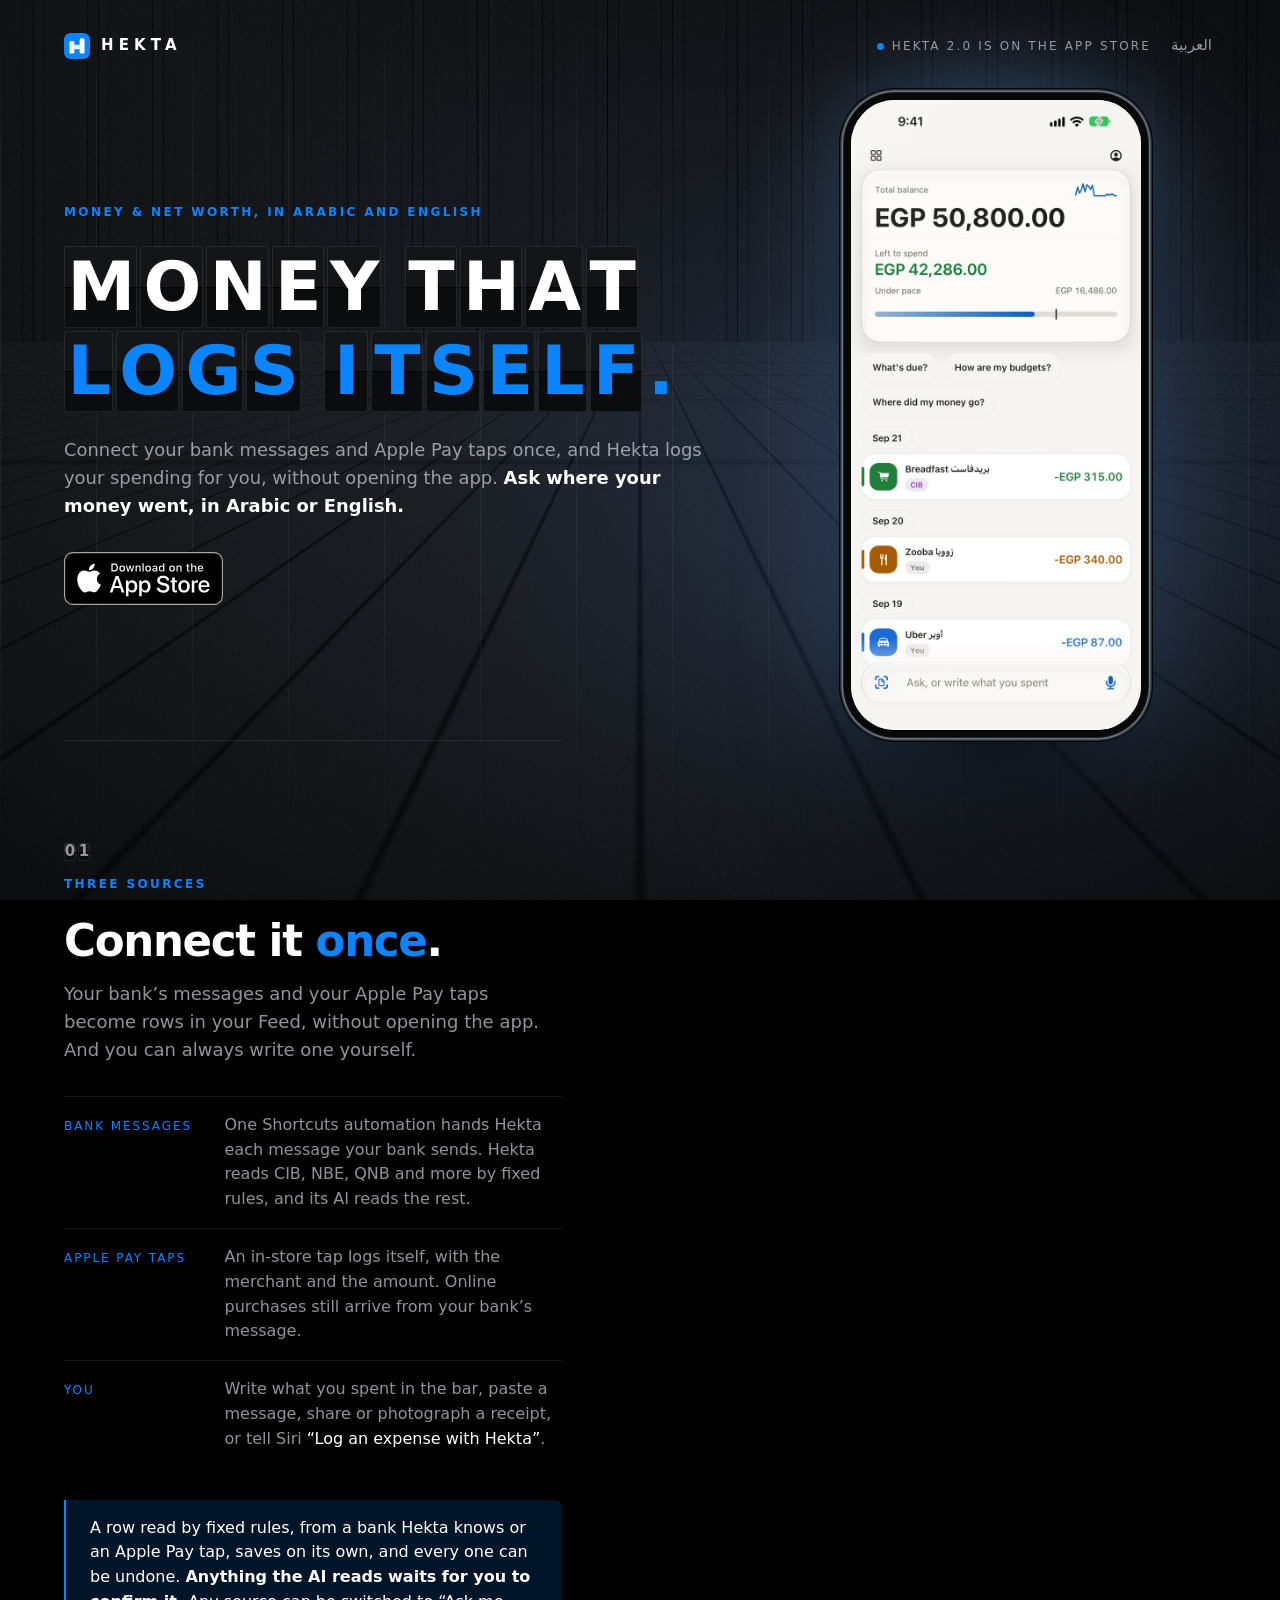
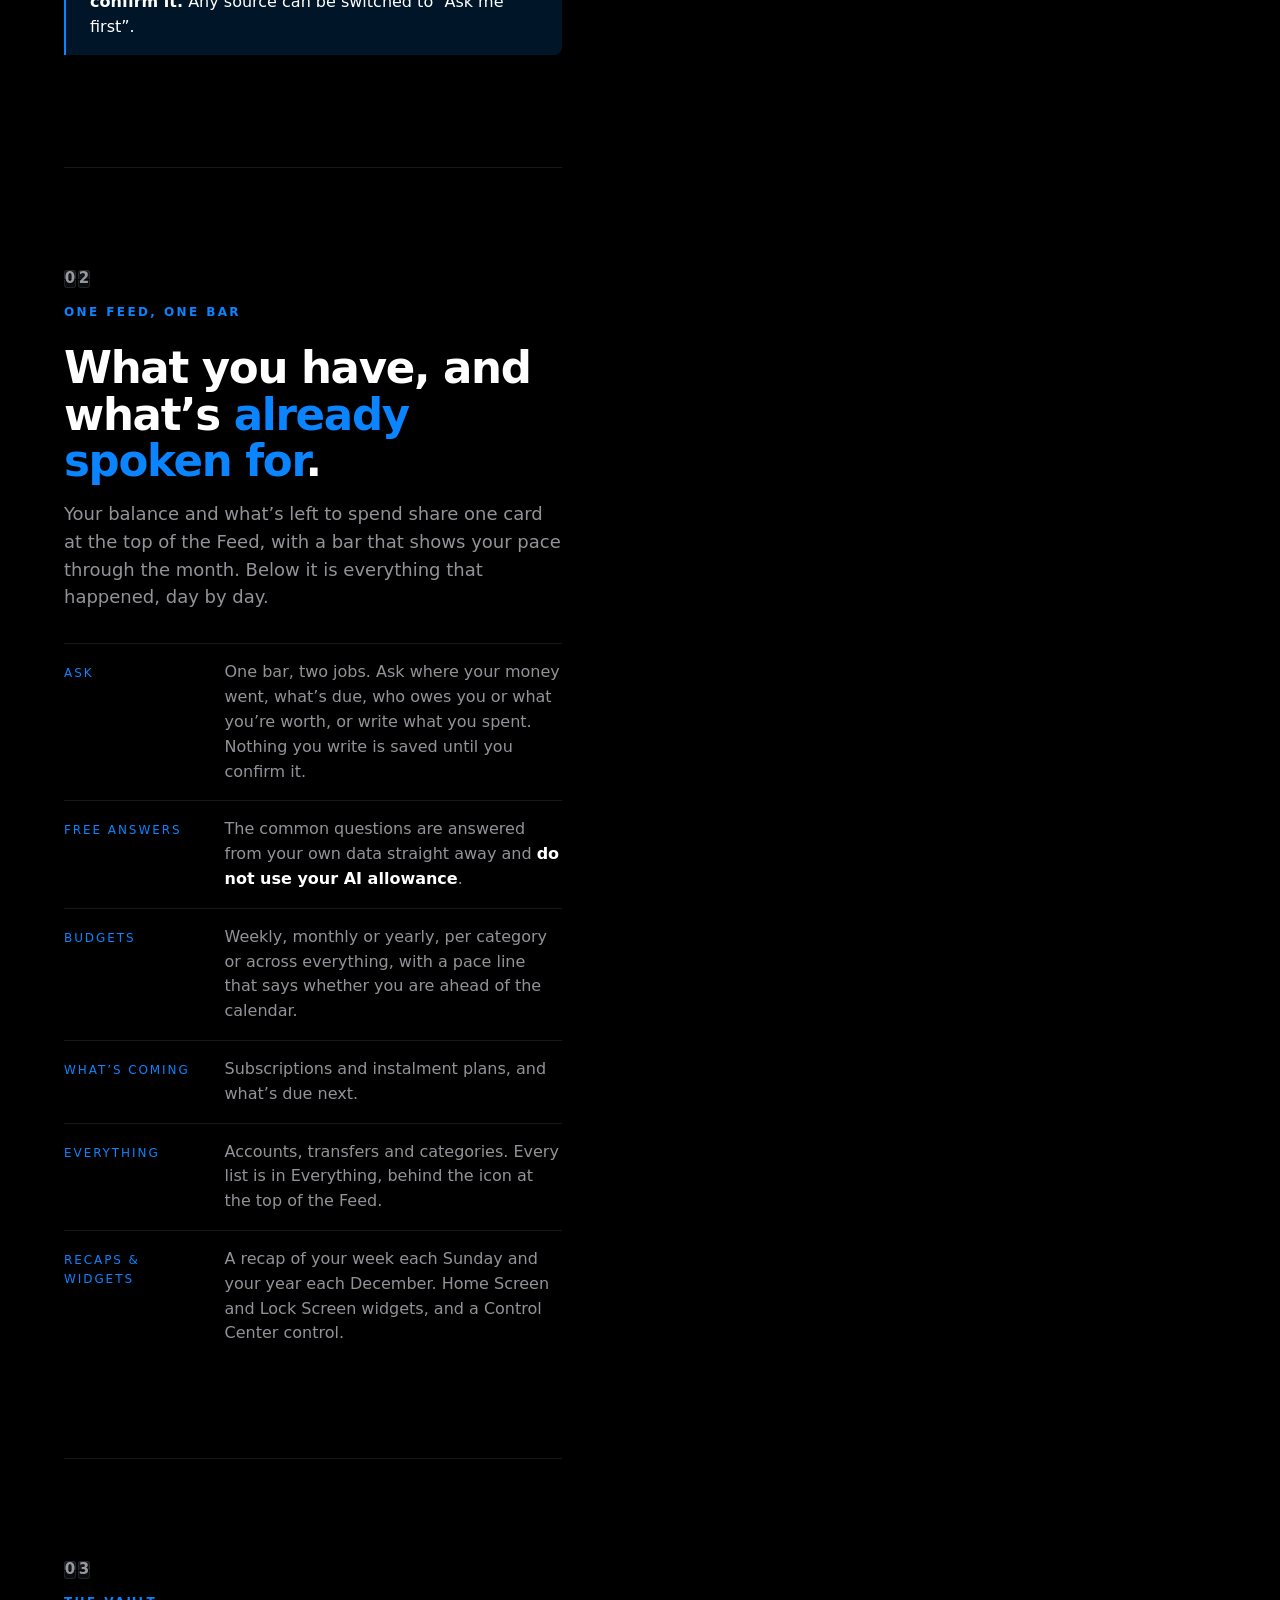
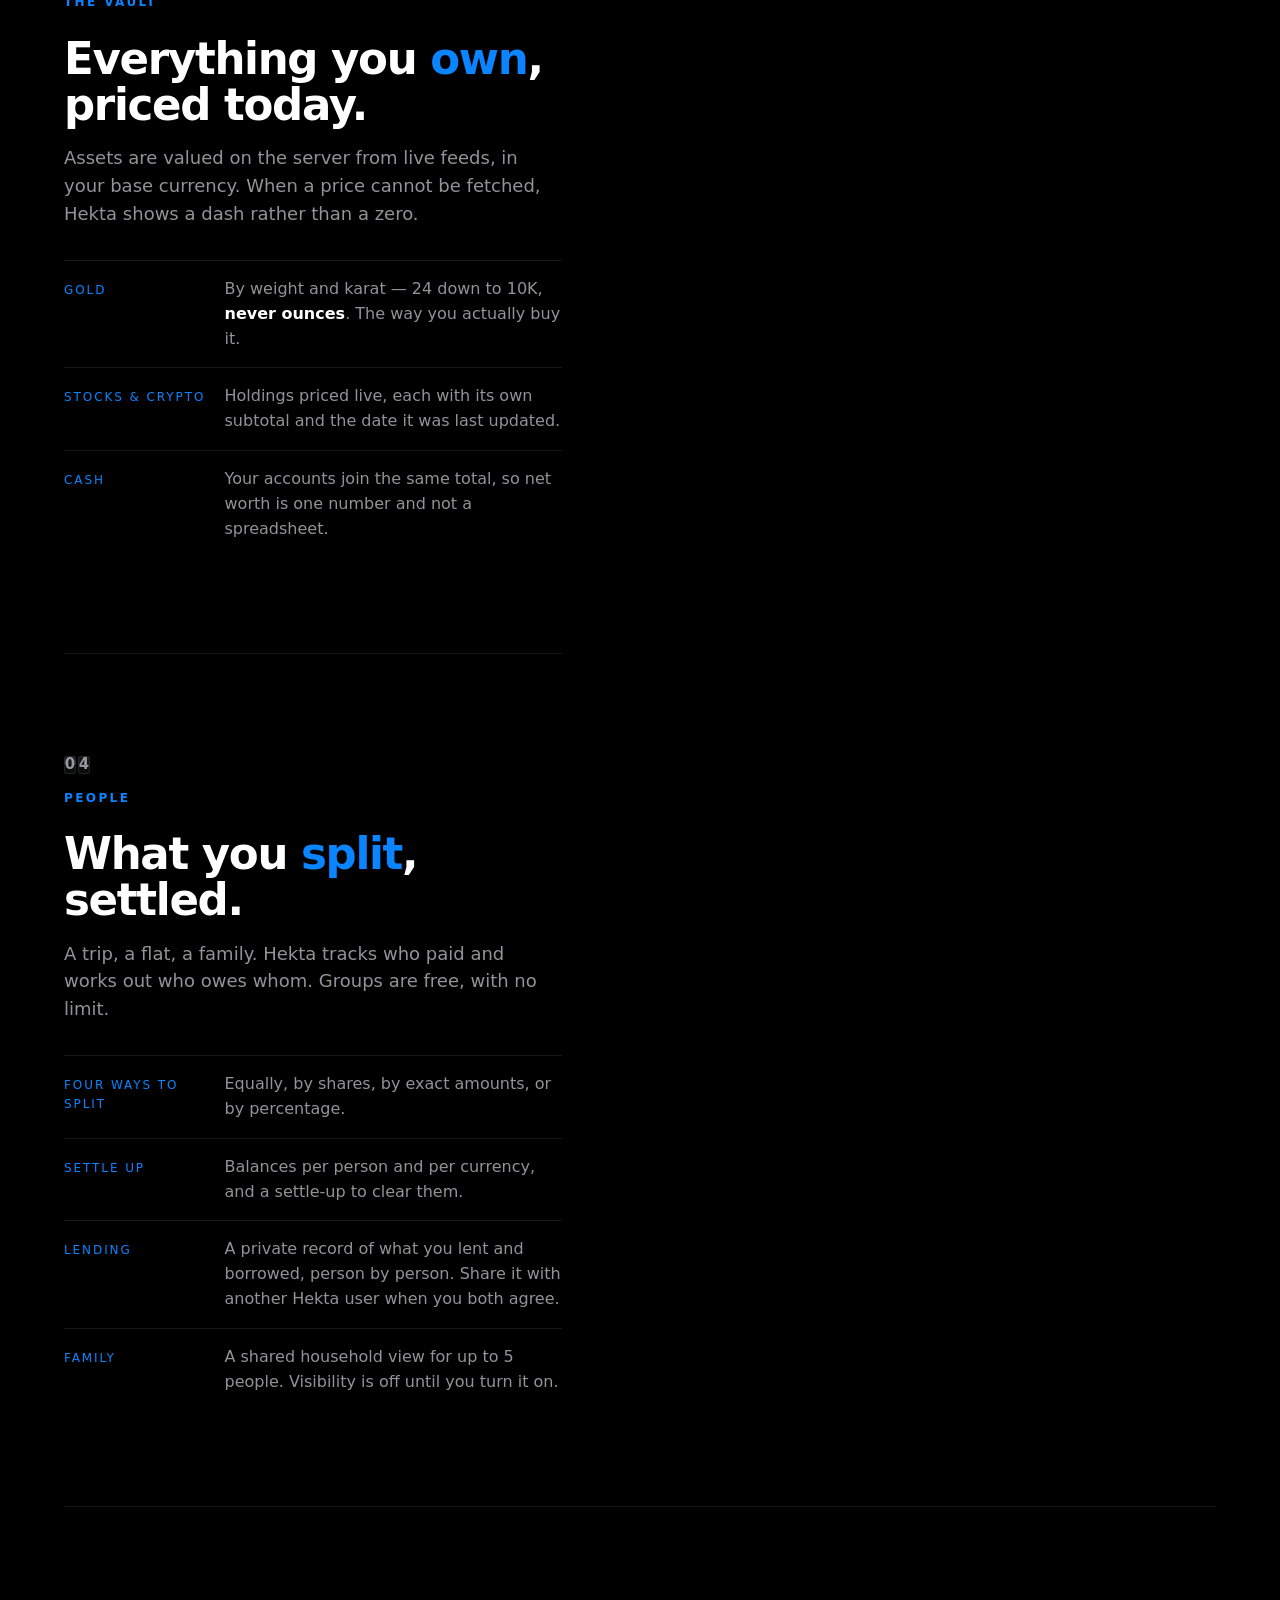
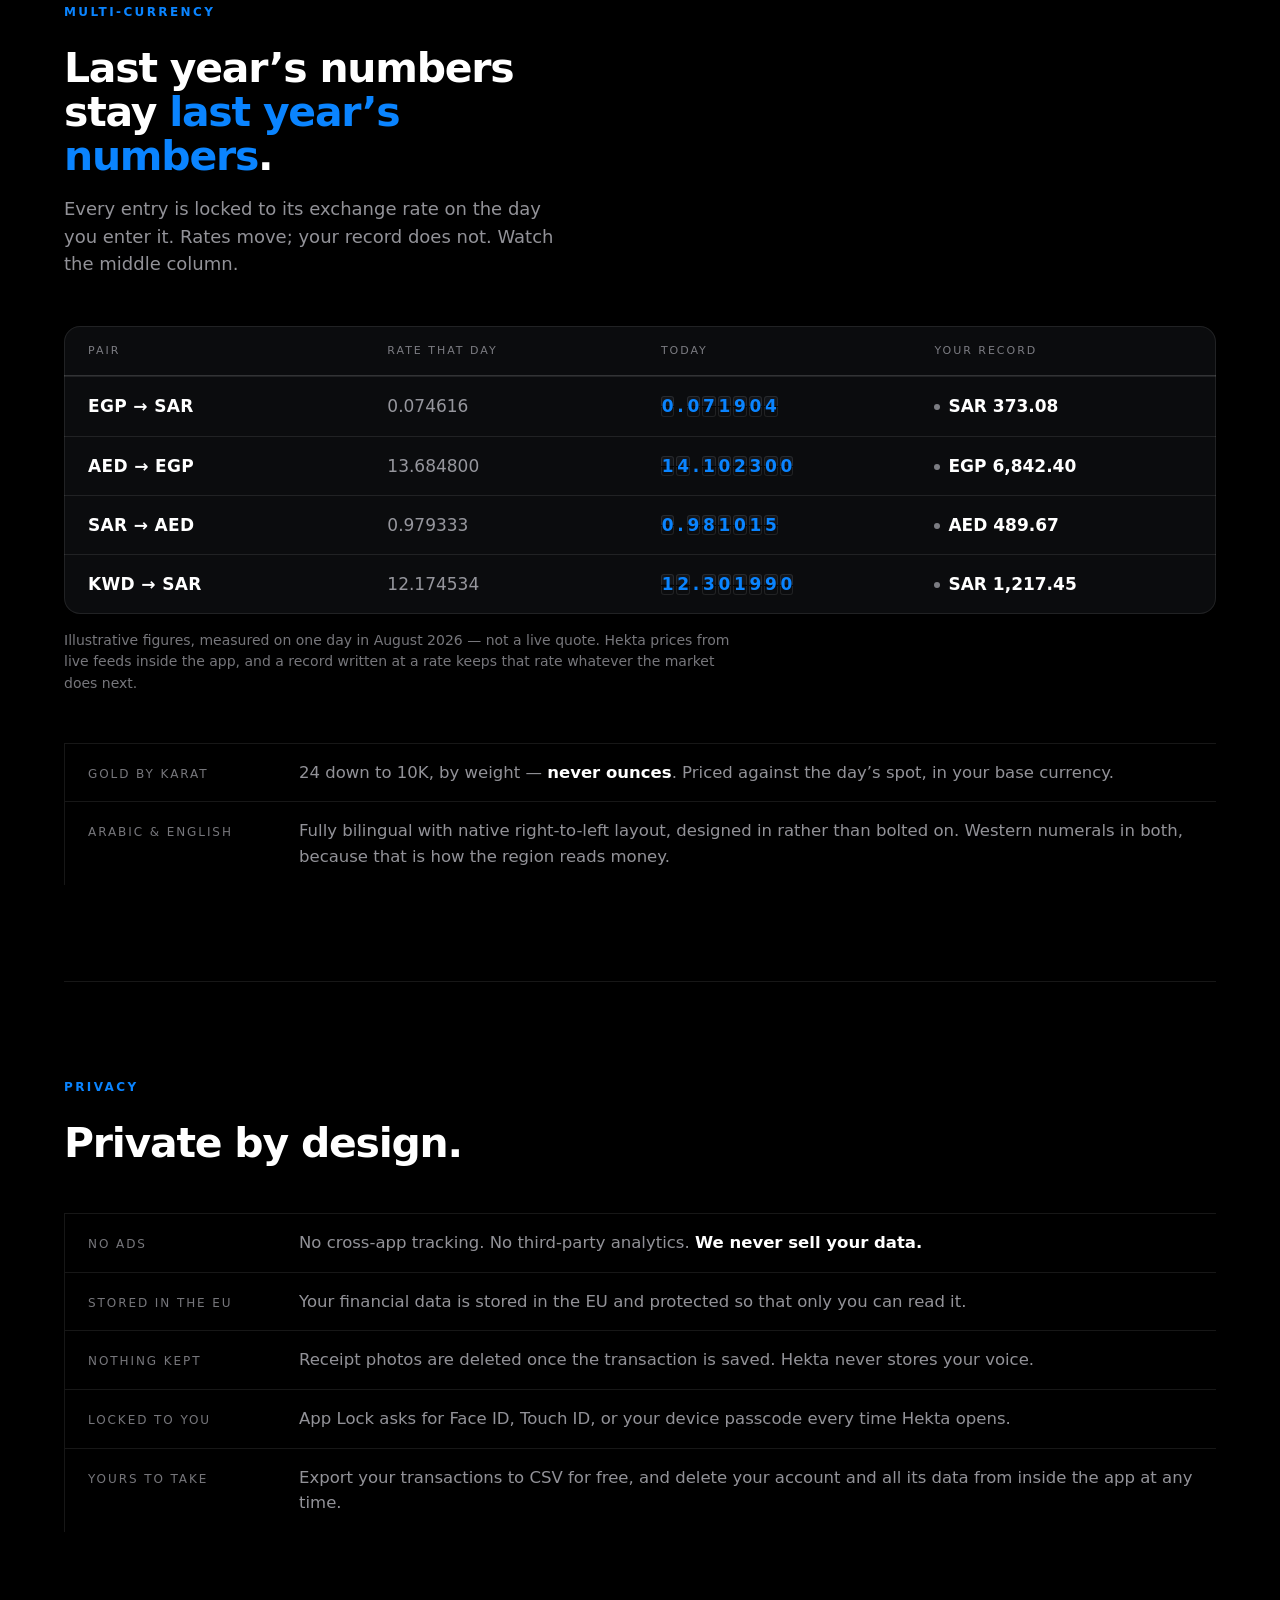
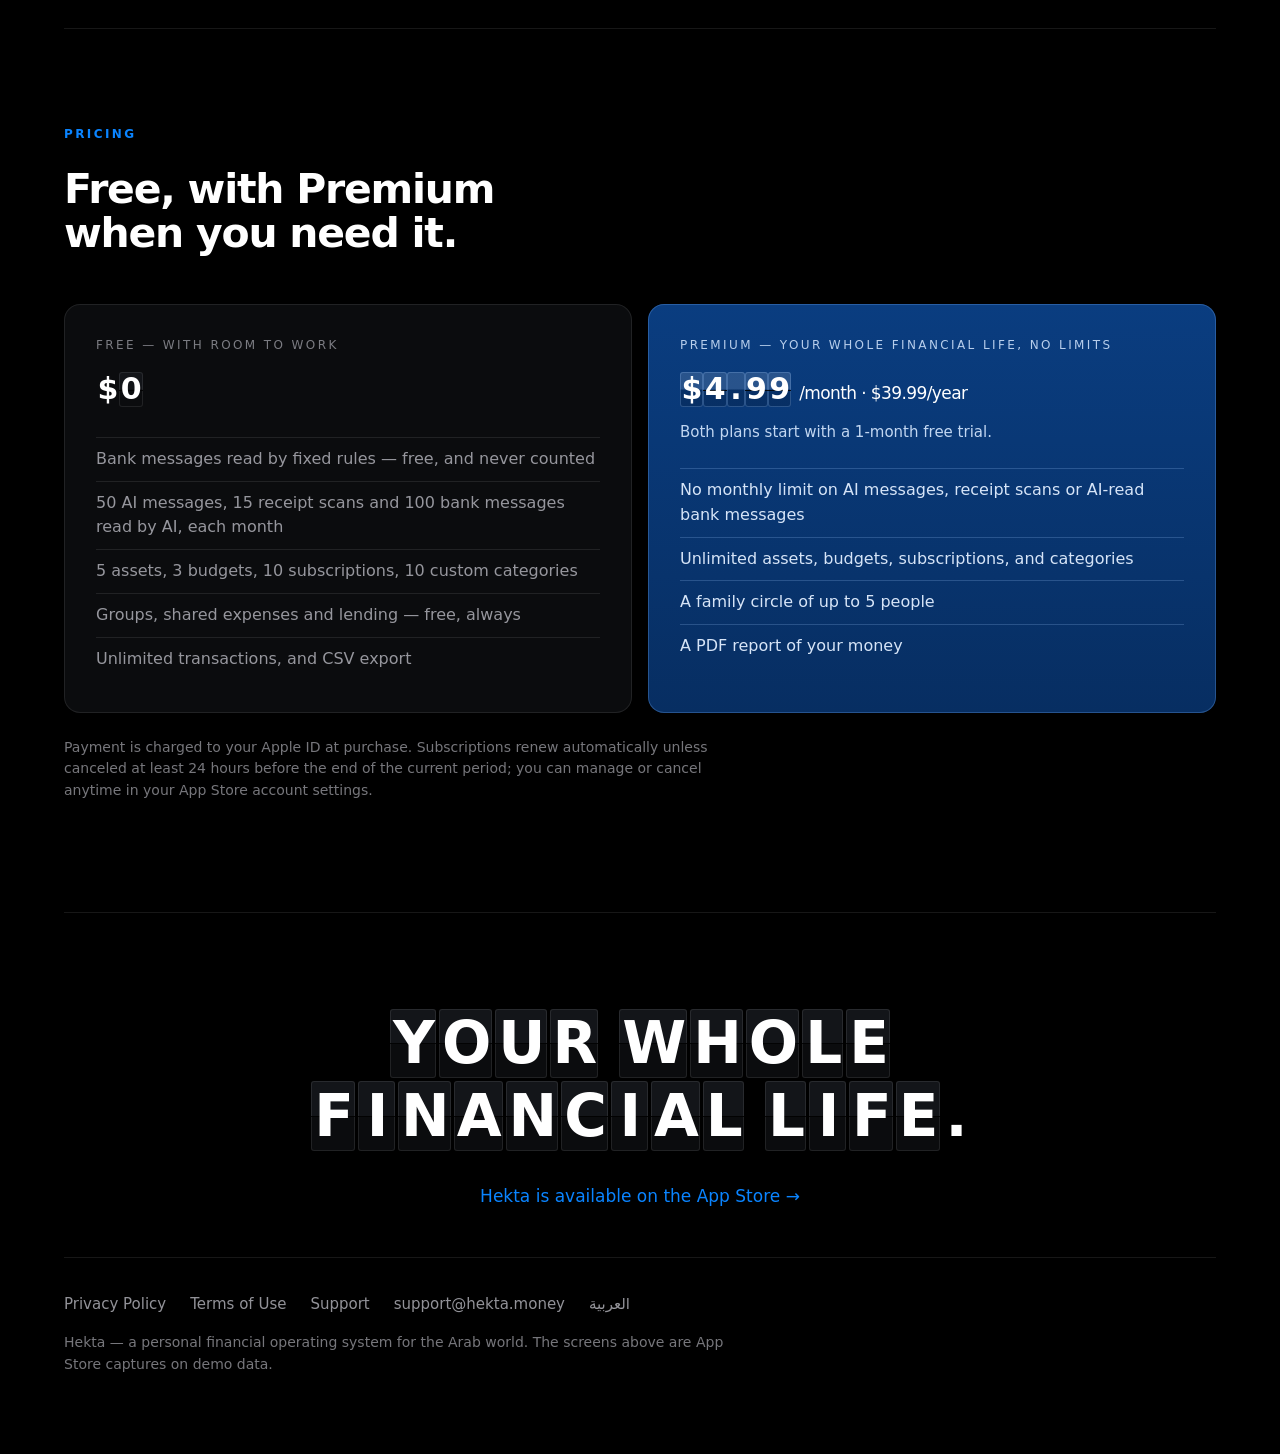
<file: index.html>
<!DOCTYPE html>
<html lang="en" dir="ltr">
<head>
<meta charset="utf-8">
<meta name="viewport" content="width=device-width, initial-scale=1, viewport-fit=cover">
<title>Hekta — Money that logs itself</title>
<meta name="description" content="Connect your bank messages and Apple Pay taps once, and Hekta logs your spending for you. Arabic and English. No ads, no tracking.">
<meta name="theme-color" content="#000000">
<meta name="apple-itunes-app" content="app-id=6778138657">
<link rel="canonical" href="https://hekta.money/">
<link rel="alternate" hreflang="en" href="https://hekta.money/">
<link rel="alternate" hreflang="ar" href="https://hekta.money/ar/">
<link rel="alternate" hreflang="x-default" href="https://hekta.money/">

<!-- The mark is drawn, not linked: coordinates measured off assets/hekta-appicon-1024.png
     (stems 214,317 195x493 and 616,203 194x607 — the right stem really is 114 units
     taller than the left; that asymmetry is the mark, do not "fix" it). -->
<link rel="icon" type="image/svg+xml" href="data:image/svg+xml,%3Csvg xmlns='http://www.w3.org/2000/svg' viewBox='0 0 1024 1024'%3E%3Crect width='1024' height='1024' rx='228' fill='%230A84FF'/%3E%3Cg fill='%23fff'%3E%3Crect x='214' y='317' width='195' height='493' rx='66'/%3E%3Crect x='616' y='203' width='194' height='607' rx='66'/%3E%3Crect x='404' y='466' width='216' height='172'/%3E%3C/g%3E%3C/svg%3E">
<link rel="apple-touch-icon" href="apple-touch-icon.png">

<meta property="og:type" content="website">
<meta property="og:site_name" content="Hekta">
<meta property="og:locale" content="en_US">
<meta property="og:locale:alternate" content="ar_AR">
<meta property="og:url" content="https://hekta.money/">
<meta property="og:title" content="Hekta — Money that logs itself">
<meta property="og:description" content="Connect your bank messages and Apple Pay taps once, and Hekta logs your spending for you. Ask where your money went, in Arabic or English. No ads, no tracking.">
<meta property="og:image" content="https://hekta.money/og.png">
<meta property="og:image:width" content="1200">
<meta property="og:image:height" content="630">
<meta property="og:image:alt" content="Money that logs itself — Hekta, available on the App Store.">
<meta name="twitter:card" content="summary_large_image">

<link rel="stylesheet" href="styles.css">
<script type="application/ld+json">
{"@context":"https://schema.org","@graph":[
{"@type":"MobileApplication","name":"Hekta","operatingSystem":"iOS 17.0 or later","applicationCategory":"FinanceApplication","inLanguage":["en","ar"],"installUrl":"https://apps.apple.com/app/id6778138657?pt=128678990&ct=site-jsonld&mt=8","url":"https://hekta.money/","description":"Connect your bank messages and Apple Pay taps once, and Hekta logs your spending for you.","offers":{"@type":"Offer","price":"0","priceCurrency":"USD"},"publisher":{"@id":"https://hekta.money/#org"}},
{"@type":"Organization","@id":"https://hekta.money/#org","name":"Hekta","url":"https://hekta.money/","logo":"https://hekta.money/apple-touch-icon.png","email":"support@hekta.money"}
]}
</script>
</head>
<body>
<!--
  THESIS: the phone stands inside a place, not in a void. This page refuses the fintech
  default — a device floating over one blue glow above three feature cards.
  OWN-WORLD: a currency rate board. Near-black metal, engraved column rules, split-flap
  cells, one blue (#0A84FF) owning whole bands. One typeface: the system stack; the
  signage voice comes from cell geometry, not a display face.
  STORY: money that logs itself — connect a source once, then install it.
  FIRST VIEWPORT: board ground; flap headline resolving once, top-left; the live phone
  centre-right (the App Store captures, swapped per story block), lighting the board it
  stands on; Apple's own App Store badge beneath the headline, once per page.
  FORM: rate board, #2 of seven derived worlds; owner-pinned after declining a menu.
  FINISH: unreviewed and undocumented is unfinished; this build ends with the finish
  review, the verdict, and DESIGN.md.
-->

<a class="skip" href="#main">Skip to content</a>

<div class="stage" aria-hidden="true">
  <canvas class="stage__canvas" id="stage-canvas"></canvas>
  <div class="stage__rules"></div>
</div>

<div class="page">
<header class="wrap masthead">
  <span class="wordmark"><svg class="mark" width="26" height="26" viewBox="0 0 1024 1024" aria-hidden="true"><rect width="1024" height="1024" rx="228" fill="#0A84FF"/><g fill="#fff"><rect x="214" y="317" width="195" height="493" rx="66"/><rect x="616" y="203" width="194" height="607" rx="66"/><rect x="404" y="466" width="216" height="172"/></g></svg>Hekta</span>
  <span class="masthead__meta"><span class="live-dot"></span>Hekta 2.0 is on the App Store</span>
  <a class="masthead__lang" href="/ar/" hreflang="ar" lang="ar">العربية</a>
</header>

<main id="main">

  <!-- ── the showcase: hero copy + story, with the phone sticky beside it ── -->
  <section class="wrap showcase">

    <div class="hero-block">
      <p class="eyebrow">Money &amp; net worth, in Arabic and English</p>

      <h1 class="flap">
        <span class="flap__line">MONEY THAT</span>
        <span class="flap__line" data-accent-from="0">LOGS ITSELF.</span>
      </h1>

      <p class="hero__lede">
        Connect your bank messages and Apple Pay taps once, and Hekta logs your spending
        for you, without opening the app. <strong>Ask where your money went, in Arabic or English.</strong>
      </p>

      <div class="plates">
        <a class="badge" href="https://apps.apple.com/app/id6778138657?pt=128678990&amp;ct=site-hero&amp;mt=8">
          <img src="badges/app-store-en.svg" alt="Download on the App Store" width="159" height="53">
        </a>
      </div>
    </div>


    <div class="showcase__story">

      <!-- 01 — the three Sources -->
      <section class="story" id="sources" data-screen="sources">
        <span class="story__no" data-flap>01</span>
        <p class="story__eyebrow">Three sources</p>
        <h2>Connect it <em>once</em>.</h2>
        <p class="story__lede">
          Your bank&#8217;s messages and your Apple Pay taps become rows in your Feed, without
          opening the app. And you can always write one yourself.
        </p>
        <ul class="entries">
          <li>
            <dfn>Bank messages</dfn>
            <p>One Shortcuts automation hands Hekta each message your bank sends. Hekta reads CIB, NBE, QNB and more by fixed rules, and its AI reads the rest.</p>
          </li>
          <li>
            <dfn>Apple Pay taps</dfn>
            <p>An in-store tap logs itself, with the merchant and the amount. Online purchases still arrive from your bank&#8217;s message.</p>
          </li>
          <li>
            <dfn>You</dfn>
            <p>Write what you spent in the bar, paste a message, share or photograph a receipt, or tell Siri <span class="quote">&#8220;Log an expense with Hekta&#8221;</span>.</p>
          </li>
        </ul>
        <p class="pin">A row read by fixed rules, from a bank Hekta knows or an Apple Pay tap, saves on its own, and every one can be undone. <strong>Anything the AI reads waits for you to confirm it.</strong> Any source can be switched to &#8220;Ask me first&#8221;.</p>
      </section>

      <!-- 02 — the Feed and the bar -->
      <section class="story" id="feed" data-screen="ask">
        <span class="story__no" data-flap>02</span>
        <p class="story__eyebrow">One Feed, one bar</p>
        <h2>What you have, and what&#8217;s <em>already spoken for</em>.</h2>
        <p class="story__lede">
          Your balance and what&#8217;s left to spend share one card at the top of the Feed,
          with a bar that shows your pace through the month. Below it is everything that
          happened, day by day.
        </p>
        <ul class="entries">
          <li>
            <dfn>Ask</dfn>
            <p>One bar, two jobs. Ask where your money went, what&#8217;s due, who owes you or what you&#8217;re worth, or write what you spent. Nothing you write is saved until you confirm it.</p>
          </li>
          <li>
            <dfn>Free answers</dfn>
            <p>The common questions are answered from your own data straight away and <strong>do not use your AI allowance</strong>.</p>
          </li>
          <li>
            <dfn>Budgets</dfn>
            <p>Weekly, monthly or yearly, per category or across everything, with a pace line that says whether you are ahead of the calendar.</p>
          </li>
          <li>
            <dfn>What&#8217;s coming</dfn>
            <p>Subscriptions and instalment plans, and what&#8217;s due next.</p>
          </li>
          <li>
            <dfn>Everything</dfn>
            <p>Accounts, transfers and categories. Every list is in Everything, behind the icon at the top of the Feed.</p>
          </li>
          <li>
            <dfn>Recaps &amp; widgets</dfn>
            <p>A recap of your week each Sunday and your year each December. Home Screen and Lock Screen widgets, and a Control Center control.</p>
          </li>
        </ul>
      </section>

      <!-- 03 — net worth -->
      <section class="story" id="own" data-screen="worth">
        <span class="story__no" data-flap>03</span>
        <p class="story__eyebrow">The Vault</p>
        <h2>Everything you <em>own</em>, priced today.</h2>
        <p class="story__lede">
          Assets are valued on the server from live feeds, in your base currency. When a price
          cannot be fetched, Hekta shows a dash rather than a zero.
        </p>
        <ul class="entries">
          <li>
            <dfn>Gold</dfn>
            <p>By weight and karat &mdash; 24 down to 10K, <strong>never ounces</strong>. The way you actually buy it.</p>
          </li>
          <li>
            <dfn>Stocks &amp; crypto</dfn>
            <p>Holdings priced live, each with its own subtotal and the date it was last updated.</p>
          </li>
          <li>
            <dfn>Cash</dfn>
            <p>Your accounts join the same total, so net worth is one number and not a spreadsheet.</p>
          </li>
        </ul>
      </section>

      <!-- 04 — shared -->
      <section class="story" id="split" data-screen="group">
        <span class="story__no" data-flap>04</span>
        <p class="story__eyebrow">People</p>
        <h2>What you <em>split</em>, settled.</h2>
        <p class="story__lede">
          A trip, a flat, a family. Hekta tracks who paid and works out who owes whom.
          Groups are free, with no limit.
        </p>
        <ul class="entries">
          <li>
            <dfn>Four ways to split</dfn>
            <p>Equally, by shares, by exact amounts, or by percentage.</p>
          </li>
          <li>
            <dfn>Settle up</dfn>
            <p>Balances per person and per currency, and a settle-up to clear them.</p>
          </li>
          <li>
            <dfn>Lending</dfn>
            <p>A private record of what you lent and borrowed, person by person. Share it with another Hekta user when you both agree.</p>
          </li>
          <li>
            <dfn>Family</dfn>
            <p>A shared household view for up to 5 people. Visibility is off until you turn it on.</p>
          </li>
        </ul>
      </section>

    </div>

    <div class="showcase__device">
      <div class="device-mount">
        <div class="device">
          <div class="device__screen">
            <img class="shot is-on" data-shot="feed" src="shots/en/01-feed.jpg" alt="The Feed: total balance, what&#8217;s left to spend, and the day&#8217;s rows." width="660" height="1434">
            <img class="shot" data-shot="sources" src="shots/en/02-sources.jpg" alt="Sources: bank messages and Apple Pay, connected once through Shortcuts." width="660" height="1434" loading="lazy">
            <img class="shot" data-shot="ask" src="shots/en/03-ask.jpg" alt="The bar answering &#8220;Where did my money go?&#8221; by category." width="660" height="1434" loading="lazy">
            <img class="shot" data-shot="worth" src="shots/en/05-worth.jpg" alt="&#8220;What am I worth?&#8221;: bitcoin, gold by karat and stocks, priced." width="660" height="1434" loading="lazy">
            <img class="shot" data-shot="group" src="shots/en/07-group.jpg" alt="A group: what it owes you, what it cost you, and settle up." width="660" height="1434" loading="lazy">
            <div class="device__gloss"></div>
          </div>
        </div>
      </div>
      <div class="switcher" role="tablist" aria-label="Screens">
        <button class="switcher__btn" role="tab" data-shot="feed" aria-selected="true">Feed</button>
        <button class="switcher__btn" role="tab" data-shot="sources" aria-selected="false">Sources</button>
        <button class="switcher__btn" role="tab" data-shot="ask" aria-selected="false">Ask</button>
        <button class="switcher__btn" role="tab" data-shot="worth" aria-selected="false">Vault</button>
        <button class="switcher__btn" role="tab" data-shot="group" aria-selected="false">People</button>
      </div>
    </div>

  </section>

  <!-- ── the rate board ──────────────────────────────────────────────────────
       The one product rule nothing else on this page can show: a record keeps the
       rate it was written at. The pairs and their values are the real measured
       results from the 2026-08-17 triangulation fix recorded in CLAUDE.md — one
       day's measurements, not a feed, which the caption says out loud. -->
  <section class="wrap band board" id="rates">
    <div class="band__head">
      <p class="kicker">Multi-currency</p>
      <h2>Last year&#8217;s numbers stay <em>last year&#8217;s numbers</em>.</h2>
      <p class="band__lede">
        Every entry is locked to its exchange rate on the day you enter it. Rates move;
        your record does not. Watch the middle column.
      </p>
    </div>

    <div class="rateboard" role="table" aria-label="How a locked rate behaves when the market moves">
      <div class="rateboard__head" role="row">
        <span role="columnheader">Pair</span>
        <span role="columnheader">Rate that day</span>
        <span role="columnheader">Today</span>
        <span role="columnheader">Your record</span>
      </div>

      <div class="raterow" role="row">
        <span class="raterow__pair" role="cell">EGP &#8594; SAR</span>
        <span class="raterow__then" role="cell">0.074616</span>
        <span class="raterow__now" role="cell" data-flap data-flap-to="0.071904">0.074616</span>
        <span class="raterow__rec" role="cell">SAR 373.08</span>
      </div>
      <div class="raterow" role="row">
        <span class="raterow__pair" role="cell">AED &#8594; EGP</span>
        <span class="raterow__then" role="cell">13.684800</span>
        <span class="raterow__now" role="cell" data-flap data-flap-to="14.102300">13.684800</span>
        <span class="raterow__rec" role="cell">EGP 6,842.40</span>
      </div>
      <div class="raterow" role="row">
        <span class="raterow__pair" role="cell">SAR &#8594; AED</span>
        <span class="raterow__then" role="cell">0.979333</span>
        <span class="raterow__now" role="cell" data-flap data-flap-to="0.981015">0.979333</span>
        <span class="raterow__rec" role="cell">AED 489.67</span>
      </div>
      <div class="raterow" role="row">
        <span class="raterow__pair" role="cell">KWD &#8594; SAR</span>
        <span class="raterow__then" role="cell">12.174534</span>
        <span class="raterow__now" role="cell" data-flap data-flap-to="12.301990">12.174534</span>
        <span class="raterow__rec" role="cell">SAR 1,217.45</span>
      </div>
    </div>

    <p class="fine rateboard__note">
      Illustrative figures, measured on one day in August 2026 &mdash; not a live quote.
      Hekta prices from live feeds inside the app, and a record written at a rate keeps
      that rate whatever the market does next.
    </p>

    <ul class="ledger ledger--tight">
      <li>
        <dfn>Gold by karat</dfn>
        <p>24 down to 10K, by weight &mdash; <strong>never ounces</strong>. Priced against the day&#8217;s spot, in your base currency.</p>
      </li>
      <li>
        <dfn>Arabic &amp; English</dfn>
        <p>Fully bilingual with native right-to-left layout, designed in rather than bolted on. Western numerals in both, because that is how the region reads money.</p>
      </li>
    </ul>
  </section>

  <!-- ── privacy ─────────────────────────────────────────────────────────── -->
  <section class="wrap band" id="privacy">
    <div class="band__head">
      <p class="kicker">Privacy</p>
      <h2>Private by design.</h2>
    </div>
    <ul class="ledger">
      <li>
        <dfn>No ads</dfn>
        <p>No cross-app tracking. No third-party analytics. <strong>We never sell your data.</strong></p>
      </li>
      <li>
        <dfn>Stored in the EU</dfn>
        <p>Your financial data is stored in the EU and protected so that only you can read it.</p>
      </li>
      <li>
        <dfn>Nothing kept</dfn>
        <p>Receipt photos are deleted once the transaction is saved. Hekta never stores your voice.</p>
      </li>
      <li>
        <dfn>Locked to you</dfn>
        <p>App Lock asks for Face ID, Touch ID, or your device passcode every time Hekta opens.</p>
      </li>
      <li>
        <dfn>Yours to take</dfn>
        <p>Export your transactions to CSV for free, and delete your account and all its data from inside the app at any time.</p>
      </li>
    </ul>
  </section>

  <!-- ── pricing ─────────────────────────────────────────────────────────── -->
  <section class="wrap band" id="pricing">
    <div class="band__head">
      <p class="kicker">Pricing</p>
      <h2>Free, with Premium when you need it.</h2>
    </div>
    <div class="tiers">
      <div class="tier">
        <p class="tier__name">Free — with room to work</p>
        <p class="tier__price"><span data-flap>$0</span></p>
        <ul>
          <li>Bank messages read by fixed rules &mdash; free, and never counted</li>
          <li>50 AI messages, 15 receipt scans and 100 bank messages read by AI, each month</li>
          <li>5 assets, 3 budgets, 10 subscriptions, 10 custom categories</li>
          <li>Groups, shared expenses and lending &mdash; free, always</li>
          <li>Unlimited transactions, and CSV export</li>
        </ul>
      </div>
      <div class="tier tier--paid">
        <p class="tier__name">Premium — your whole financial life, no limits</p>
        <p class="tier__price"><span data-flap>$4.99</span><span class="tier__period">/month &#183; $39.99/year</span></p>
        <p class="tier__note">Both plans start with a 1-month free trial.</p>
        <ul>
          <li>No monthly limit on AI messages, receipt scans or AI-read bank messages</li>
          <li>Unlimited assets, budgets, subscriptions, and categories</li>
          <li>A family circle of up to 5 people</li>
          <li>A PDF report of your money</li>
        </ul>
      </div>
    </div>
    <p class="fine">
      Payment is charged to your Apple ID at purchase. Subscriptions renew automatically unless
      canceled at least 24 hours before the end of the current period; you can manage or cancel
      anytime in your App Store account settings.
    </p>
  </section>

  <!-- ── close: one App Store badge per layout (Apple), so this is a text link ── -->
  <section class="wrap close-band">
    <h2 class="flap">
      <span class="flap__line">YOUR WHOLE</span>
      <span class="flap__line">FINANCIAL LIFE.</span>
    </h2>
    <p class="close-band__link"><a href="https://apps.apple.com/app/id6778138657?pt=128678990&amp;ct=site-close&amp;mt=8">Hekta is available on the App Store &#8594;</a></p>
  </section>

</main>

<footer class="wrap site-footer">
  <ul class="footer-links">
    <li><a href="https://legal.hekta.money/privacy/">Privacy Policy</a></li>
    <li><a href="https://legal.hekta.money/terms/">Terms of Use</a></li>
    <li><a href="https://legal.hekta.money/support/">Support</a></li>
    <li><a href="mailto:support@hekta.money">support@hekta.money</a></li>
    <li><a href="/ar/" hreflang="ar" lang="ar">العربية</a></li>
  </ul>
  <p class="fine">
    Hekta — a personal financial operating system for the Arab world.
    The screens above are App Store captures on demo data.
  </p>
</footer>
</div>

<script src="stage.js" defer></script>
<script src="board.js" defer></script>
<script src="phone.js" defer></script>
</body>
</html>
</file>
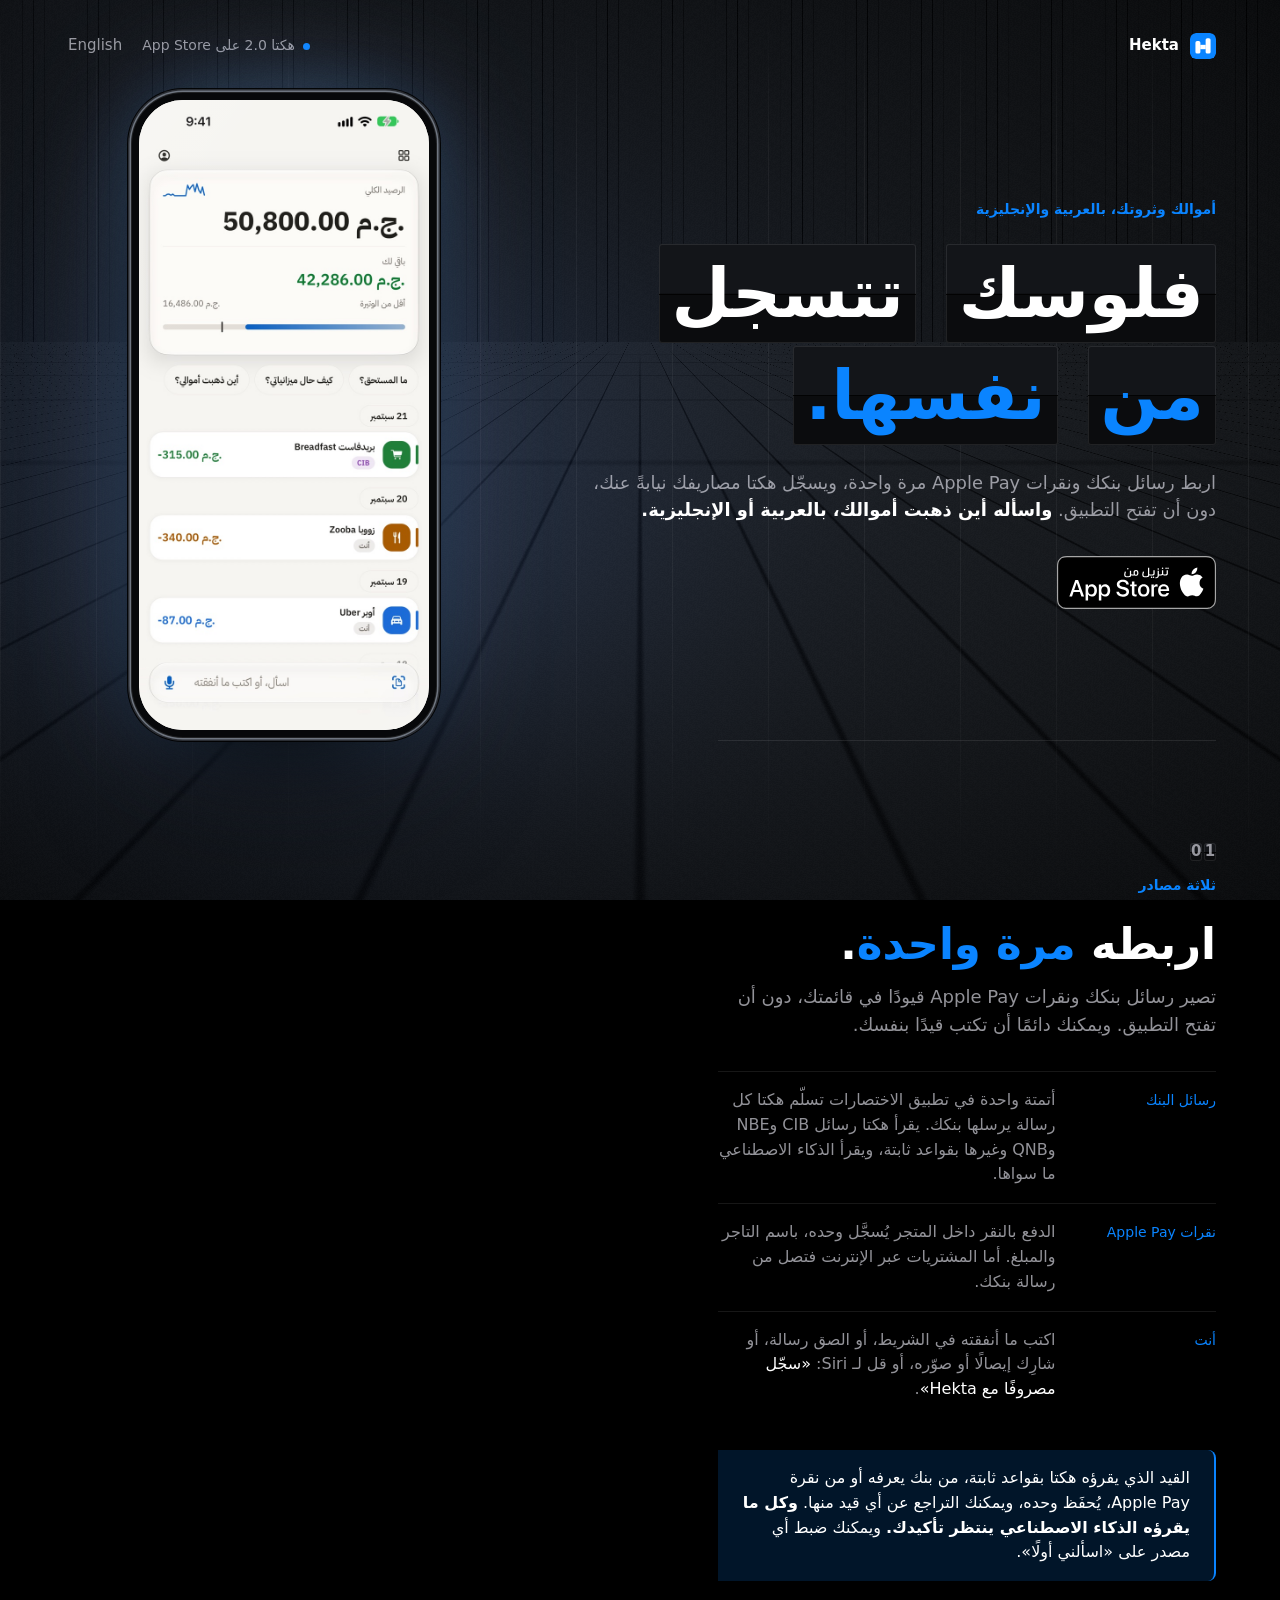
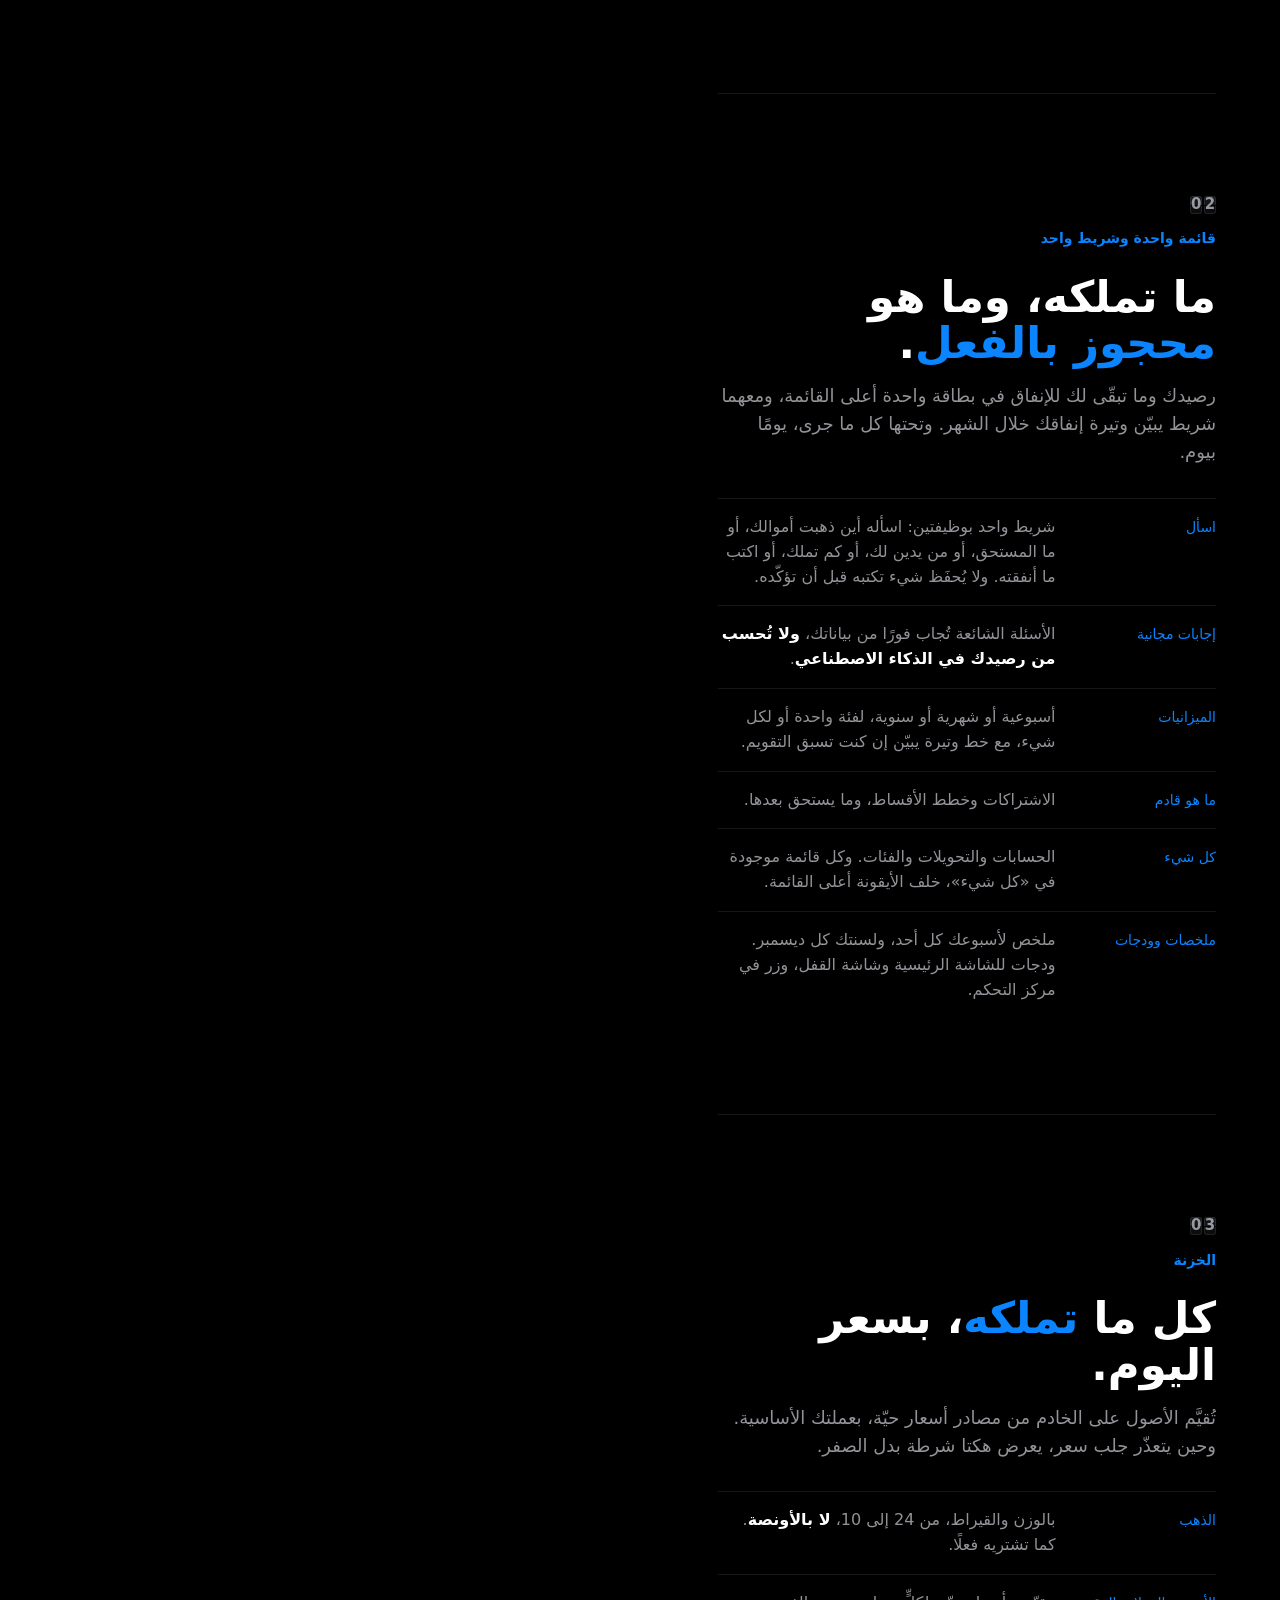
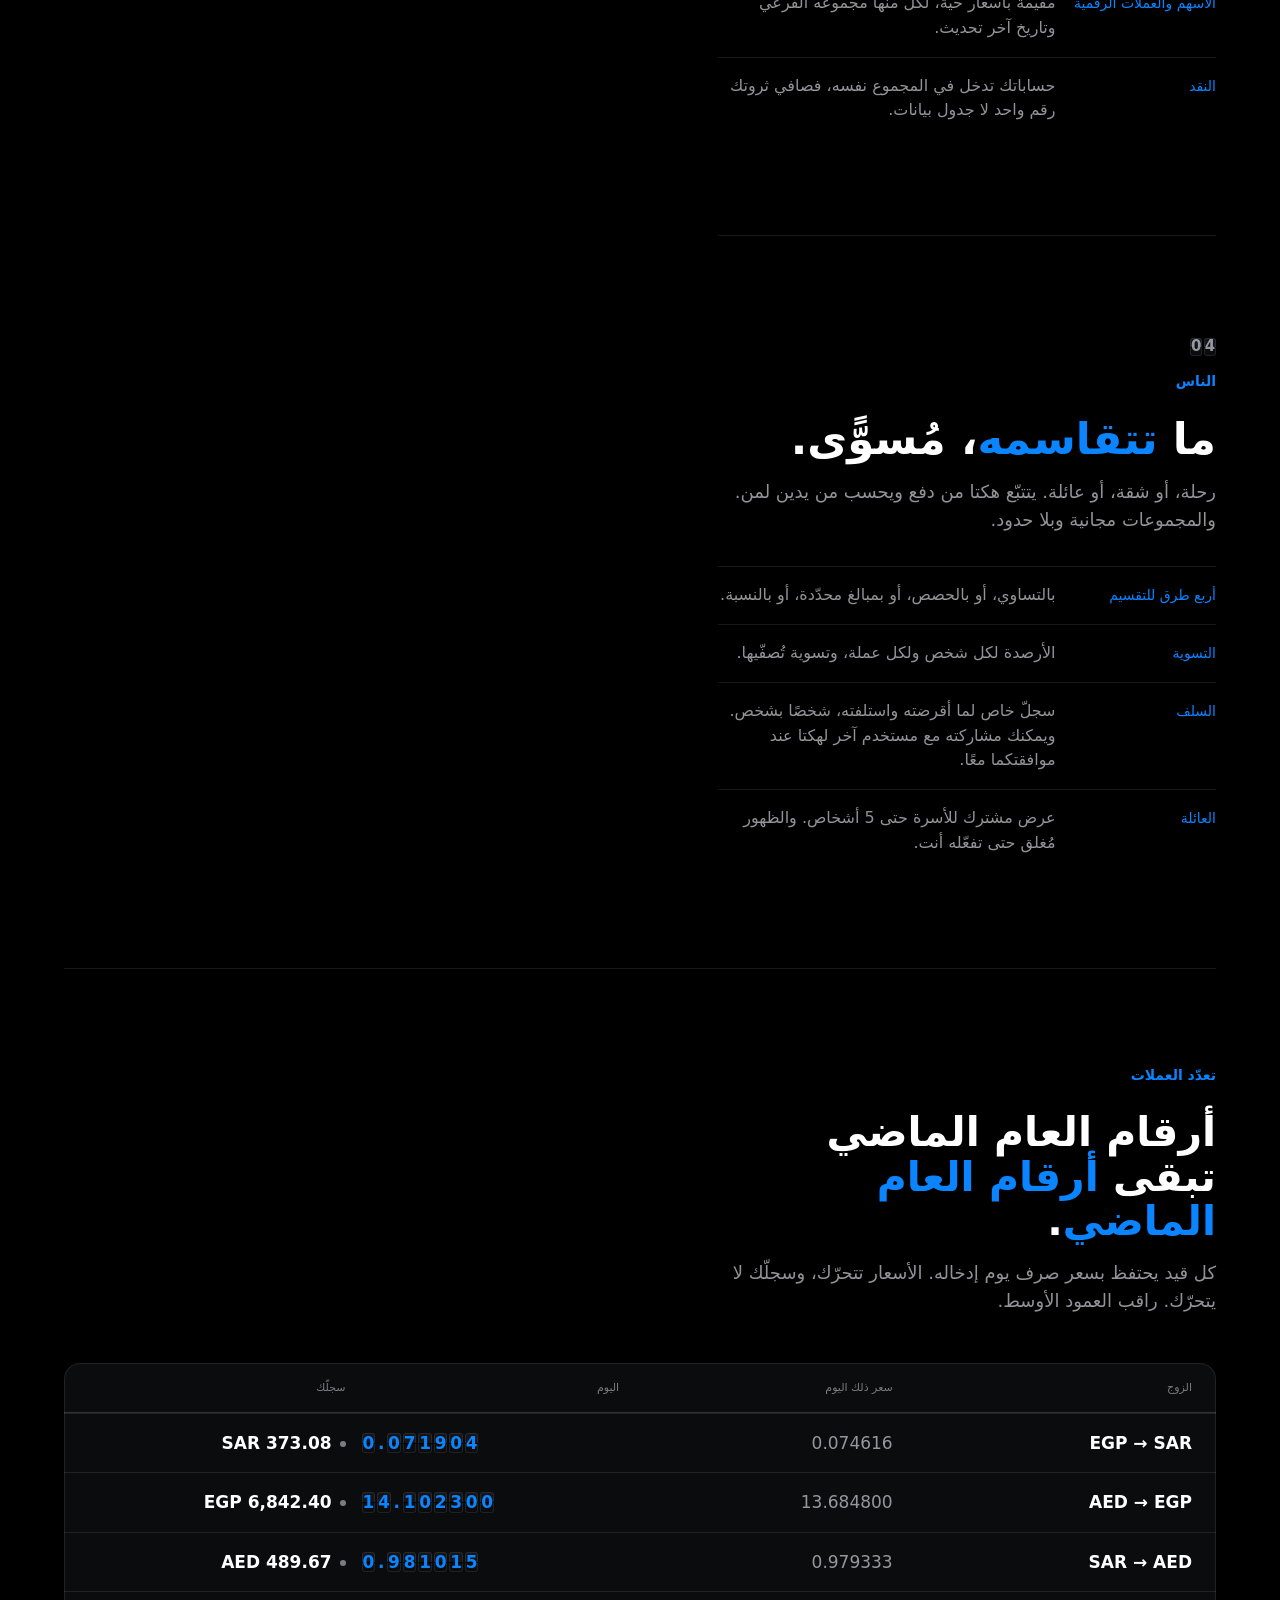
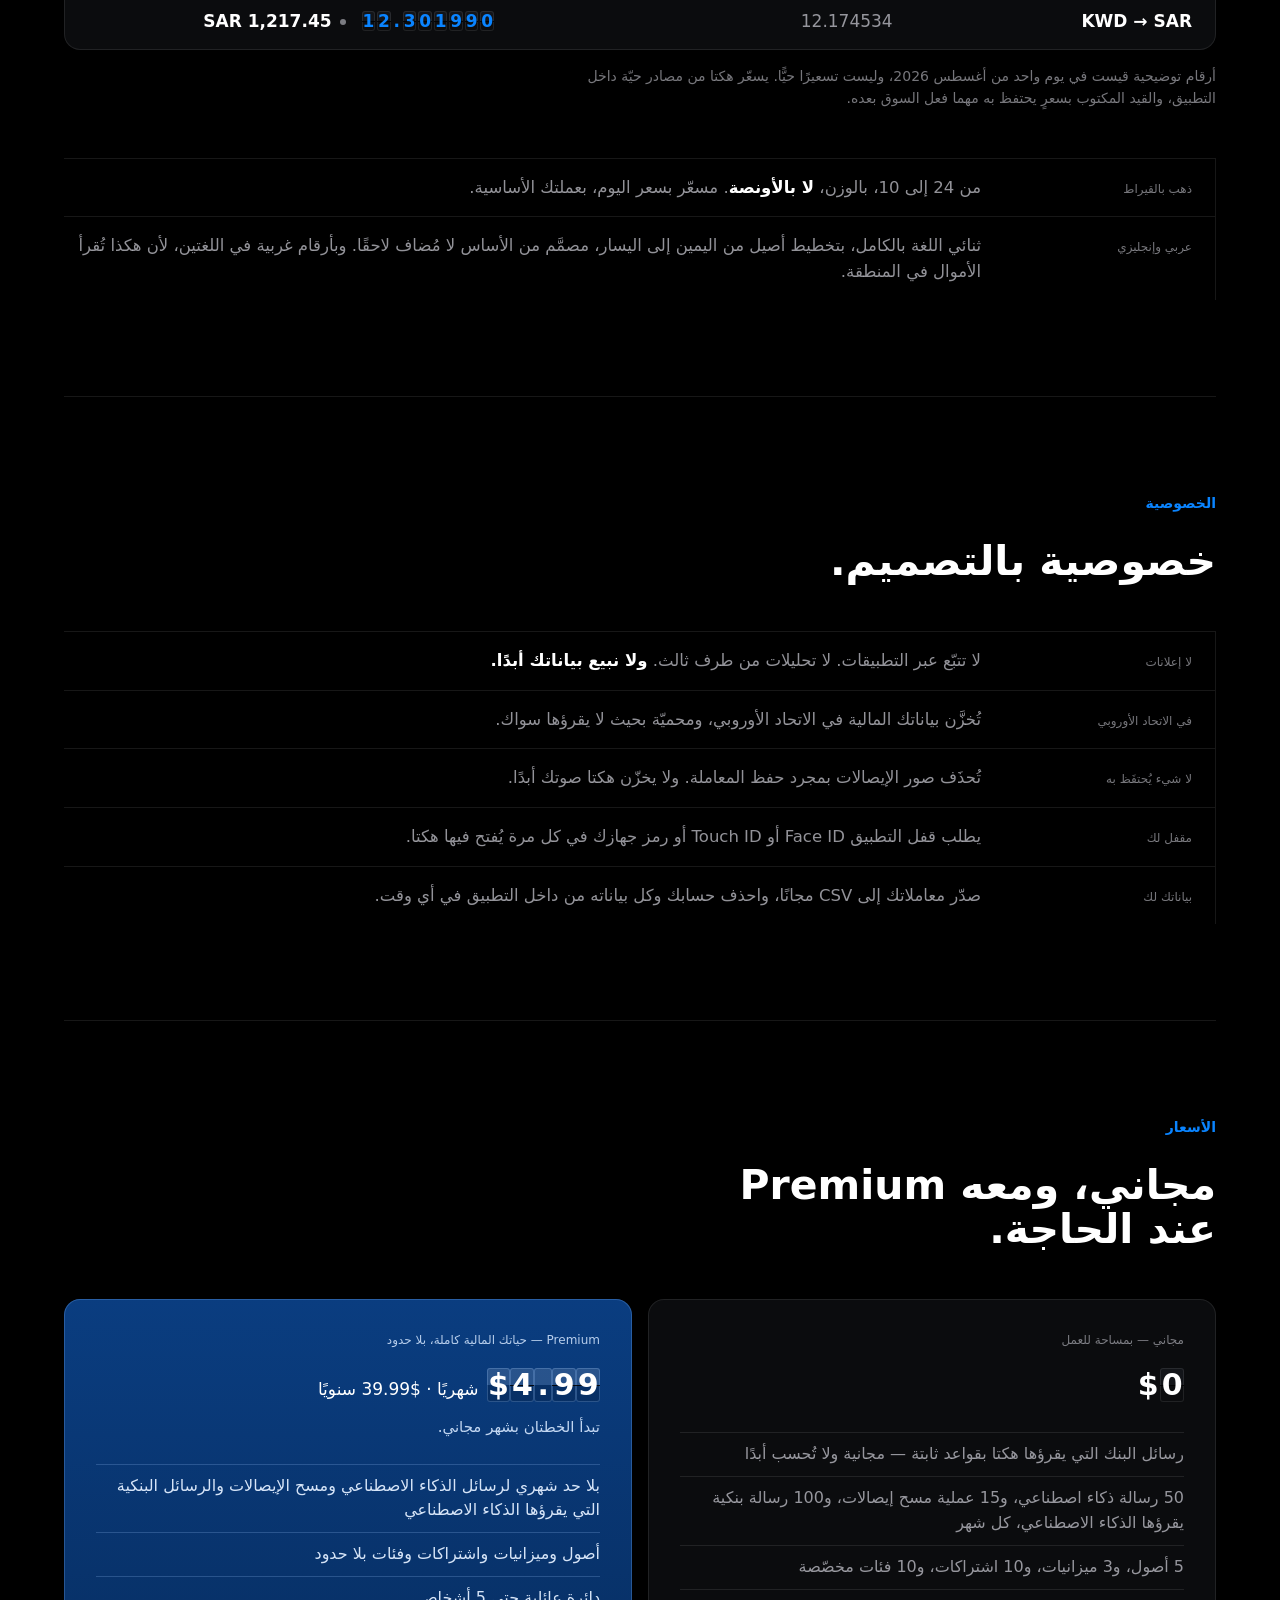
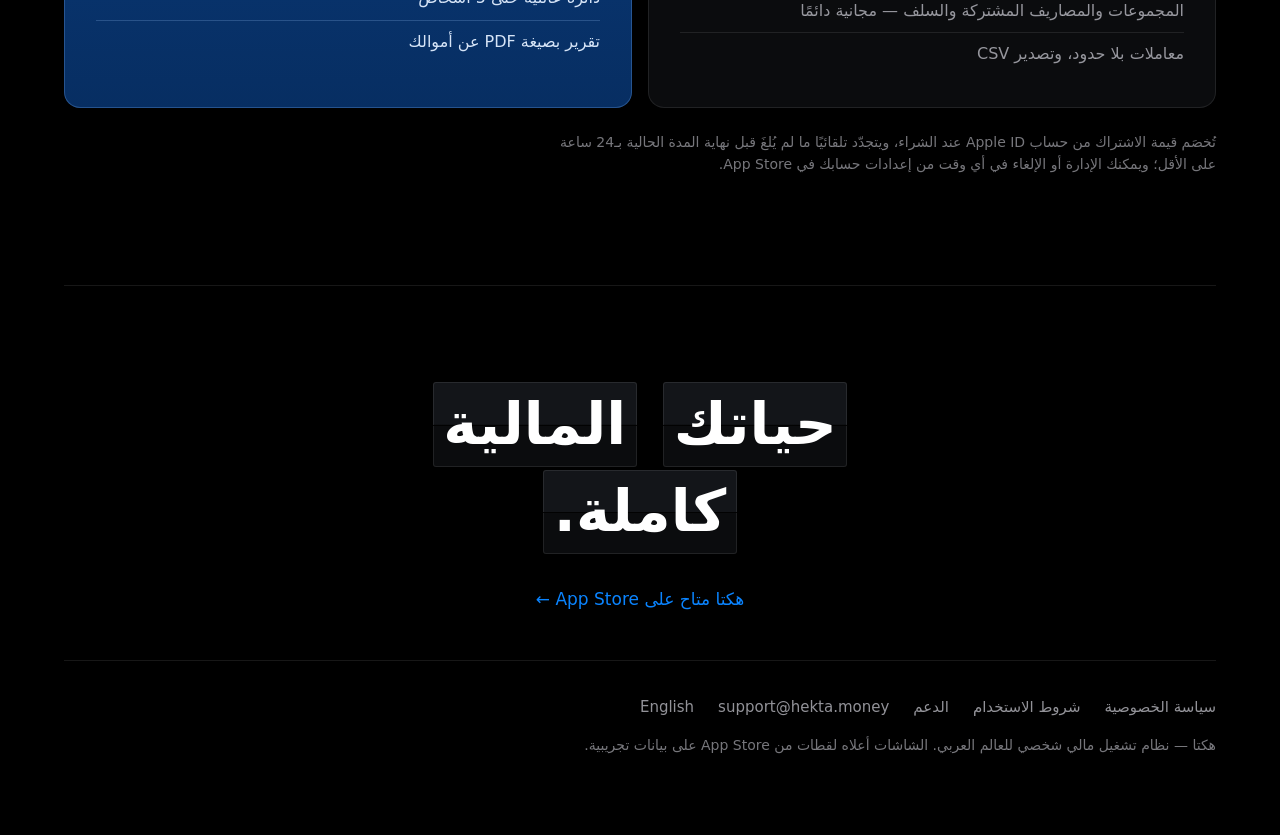
<file: ar/index.html>
<!DOCTYPE html>
<html lang="ar" dir="rtl">
<head>
<meta charset="utf-8">
<meta name="viewport" content="width=device-width, initial-scale=1, viewport-fit=cover">
<title>هكتا — فلوسك تتسجل من نفسها</title>
<meta name="description" content="اربط رسائل بنكك ونقرات Apple Pay مرة واحدة، ويسجّل هكتا مصاريفك نيابةً عنك. بالعربية والإنجليزية، دون إعلانات أو تتبّع.">
<meta name="theme-color" content="#000000">
<meta name="apple-itunes-app" content="app-id=6778138657">
<link rel="canonical" href="https://hekta.money/ar/">
<link rel="alternate" hreflang="en" href="https://hekta.money/">
<link rel="alternate" hreflang="ar" href="https://hekta.money/ar/">
<link rel="alternate" hreflang="x-default" href="https://hekta.money/">

<!-- The mark is drawn, not linked: coordinates measured off assets/hekta-appicon-1024.png
     (stems 214,317 195x493 and 616,203 194x607 — the right stem really is 114 units
     taller than the left; that asymmetry is the mark, do not "fix" it). -->
<link rel="icon" type="image/svg+xml" href="data:image/svg+xml,%3Csvg xmlns='http://www.w3.org/2000/svg' viewBox='0 0 1024 1024'%3E%3Crect width='1024' height='1024' rx='228' fill='%230A84FF'/%3E%3Cg fill='%23fff'%3E%3Crect x='214' y='317' width='195' height='493' rx='66'/%3E%3Crect x='616' y='203' width='194' height='607' rx='66'/%3E%3Crect x='404' y='466' width='216' height='172'/%3E%3C/g%3E%3C/svg%3E">
<link rel="apple-touch-icon" href="/apple-touch-icon.png">

<meta property="og:type" content="website">
<meta property="og:site_name" content="Hekta">
<meta property="og:locale" content="ar_AR">
<meta property="og:locale:alternate" content="en_US">
<meta property="og:url" content="https://hekta.money/ar/">
<meta property="og:title" content="هكتا — فلوسك تتسجل من نفسها">
<meta property="og:description" content="اربط رسائل بنكك ونقرات Apple Pay مرة واحدة، ويسجّل هكتا مصاريفك نيابةً عنك. واسأله أين ذهبت أموالك، بالعربية أو الإنجليزية. دون إعلانات أو تتبّع.">
<meta property="og:image" content="https://hekta.money/og-ar.png">
<meta property="og:image:width" content="1200">
<meta property="og:image:height" content="630">
<meta property="og:image:alt" content="فلوسك تتسجل من نفسها — هكتا، متاح على App Store.">
<meta name="twitter:card" content="summary_large_image">

<link rel="stylesheet" href="/styles.css">
<script type="application/ld+json">
{"@context":"https://schema.org","@graph":[
{"@type":"MobileApplication","name":"Hekta","operatingSystem":"iOS 17.0 or later","applicationCategory":"FinanceApplication","inLanguage":["en","ar"],"installUrl":"https://apps.apple.com/app/id6778138657?l=ar&pt=128678990&ct=site-ar-jsonld&mt=8","url":"https://hekta.money/ar/","description":"اربط رسائل بنكك ونقرات Apple Pay مرة واحدة، ويسجّل هكتا مصاريفك نيابةً عنك.","offers":{"@type":"Offer","price":"0","priceCurrency":"USD"},"publisher":{"@id":"https://hekta.money/#org"}},
{"@type":"Organization","@id":"https://hekta.money/#org","name":"Hekta","url":"https://hekta.money/","logo":"https://hekta.money/apple-touch-icon.png","email":"support@hekta.money"}
]}
</script>
</head>
<body>
<!--
  THESIS: the phone stands inside a place, not in a void. This page refuses the fintech
  default — a device floating over one blue glow above three feature cards.
  OWN-WORLD: a currency rate board. Near-black metal, engraved column rules, split-flap
  cells, one blue (#0A84FF) owning whole bands. One typeface: the system stack; the
  signage voice comes from cell geometry, not a display face.
  STORY: money that logs itself — connect a source once, then install it.
  FIRST VIEWPORT: board ground; flap headline resolving once, top-left; the live phone
  centre-right (the App Store captures, swapped per story block), lighting the board it
  stands on; Apple's own App Store badge beneath the headline, once per page.
  FORM: rate board, #2 of seven derived worlds; owner-pinned after declining a menu.
  FINISH: unreviewed and undocumented is unfinished; this build ends with the finish
  review, the verdict, and DESIGN.md.
-->

<a class="skip" href="#main">انتقل إلى المحتوى</a>

<div class="stage" aria-hidden="true">
  <canvas class="stage__canvas" id="stage-canvas"></canvas>
  <div class="stage__rules"></div>
</div>

<div class="page">
<header class="wrap masthead">
  <span class="wordmark"><svg class="mark" width="26" height="26" viewBox="0 0 1024 1024" aria-hidden="true"><rect width="1024" height="1024" rx="228" fill="#0A84FF"/><g fill="#fff"><rect x="214" y="317" width="195" height="493" rx="66"/><rect x="616" y="203" width="194" height="607" rx="66"/><rect x="404" y="466" width="216" height="172"/></g></svg><span lang="en">Hekta</span></span>
  <span class="masthead__meta"><span class="live-dot"></span>هكتا 2.0 على App Store</span>
  <a class="masthead__lang" href="/" hreflang="en" lang="en">English</a>
</header>

<main id="main">

  <!-- ── the showcase: hero copy + story, with the phone sticky beside it ── -->
  <section class="wrap showcase">

    <div class="hero-block">
      <p class="eyebrow">أموالك وثروتك، بالعربية والإنجليزية</p>

      <h1 class="flap">
        <span class="flap__line">فلوسك تتسجل</span>
        <span class="flap__line" data-accent-from="0">من نفسها.</span>
      </h1>

      <p class="hero__lede">
        اربط رسائل بنكك ونقرات Apple Pay مرة واحدة، ويسجّل هكتا مصاريفك نيابةً عنك، دون أن
        تفتح التطبيق. <strong>واسأله أين ذهبت أموالك، بالعربية أو الإنجليزية.</strong>
      </p>

      <div class="plates">
        <a class="badge" href="https://apps.apple.com/app/id6778138657?l=ar&amp;pt=128678990&amp;ct=site-ar-hero&amp;mt=8">
          <img src="/badges/app-store-ar.svg" alt="تنزيل من App Store" width="159" height="53">
        </a>
      </div>
    </div>


    <div class="showcase__story">

      <!-- 01 — the three Sources -->
      <section class="story" id="sources" data-screen="sources">
        <span class="story__no" data-flap>01</span>
        <p class="story__eyebrow">ثلاثة مصادر</p>
        <h2>اربطه <em>مرة واحدة</em>.</h2>
        <p class="story__lede">
          تصير رسائل بنكك ونقرات Apple Pay قيودًا في قائمتك، دون أن تفتح التطبيق. ويمكنك
          دائمًا أن تكتب قيدًا بنفسك.
        </p>
        <ul class="entries">
          <li>
            <dfn>رسائل البنك</dfn>
            <p>أتمتة واحدة في تطبيق الاختصارات تسلّم هكتا كل رسالة يرسلها بنكك. يقرأ هكتا رسائل CIB وNBE وQNB وغيرها بقواعد ثابتة، ويقرأ الذكاء الاصطناعي ما سواها.</p>
          </li>
          <li>
            <dfn>نقرات Apple Pay</dfn>
            <p>الدفع بالنقر داخل المتجر يُسجَّل وحده، باسم التاجر والمبلغ. أما المشتريات عبر الإنترنت فتصل من رسالة بنكك.</p>
          </li>
          <li>
            <dfn>أنت</dfn>
            <p>اكتب ما أنفقته في الشريط، أو الصق رسالة، أو شارِك إيصالًا أو صوّره، أو قل لـ Siri: <span class="quote">«سجّل مصروفًا مع Hekta»</span>.</p>
          </li>
        </ul>
        <p class="pin">القيد الذي يقرؤه هكتا بقواعد ثابتة، من بنك يعرفه أو من نقرة Apple Pay، يُحفَظ وحده، ويمكنك التراجع عن أي قيد منها. <strong>وكل ما يقرؤه الذكاء الاصطناعي ينتظر تأكيدك.</strong> ويمكنك ضبط أي مصدر على «اسألني أولًا».</p>
      </section>

      <!-- 02 — the Feed and the bar -->
      <section class="story" id="feed" data-screen="ask">
        <span class="story__no" data-flap>02</span>
        <p class="story__eyebrow">قائمة واحدة وشريط واحد</p>
        <h2>ما تملكه، وما هو <em>محجوز بالفعل</em>.</h2>
        <p class="story__lede">
          رصيدك وما تبقّى لك للإنفاق في بطاقة واحدة أعلى القائمة، ومعهما شريط يبيّن وتيرة
          إنفاقك خلال الشهر. وتحتها كل ما جرى، يومًا بيوم.
        </p>
        <ul class="entries">
          <li>
            <dfn>اسأل</dfn>
            <p>شريط واحد بوظيفتين: اسأله أين ذهبت أموالك، أو ما المستحق، أو من يدين لك، أو كم تملك، أو اكتب ما أنفقته. ولا يُحفَظ شيء تكتبه قبل أن تؤكّده.</p>
          </li>
          <li>
            <dfn>إجابات مجانية</dfn>
            <p>الأسئلة الشائعة تُجاب فورًا من بياناتك، <strong>ولا تُحسب من رصيدك في الذكاء الاصطناعي</strong>.</p>
          </li>
          <li>
            <dfn>الميزانيات</dfn>
            <p>أسبوعية أو شهرية أو سنوية، لفئة واحدة أو لكل شيء، مع خط وتيرة يبيّن إن كنت تسبق التقويم.</p>
          </li>
          <li>
            <dfn>ما هو قادم</dfn>
            <p>الاشتراكات وخطط الأقساط، وما يستحق بعدها.</p>
          </li>
          <li>
            <dfn>كل شيء</dfn>
            <p>الحسابات والتحويلات والفئات. وكل قائمة موجودة في «كل شيء»، خلف الأيقونة أعلى القائمة.</p>
          </li>
          <li>
            <dfn>ملخصات وودجات</dfn>
            <p>ملخص لأسبوعك كل أحد، ولسنتك كل ديسمبر. ودجات للشاشة الرئيسية وشاشة القفل، وزر في مركز التحكم.</p>
          </li>
        </ul>
      </section>

      <!-- 03 — net worth -->
      <section class="story" id="own" data-screen="worth">
        <span class="story__no" data-flap>03</span>
        <p class="story__eyebrow">الخزنة</p>
        <h2>كل ما <em>تملكه</em>، بسعر اليوم.</h2>
        <p class="story__lede">
          تُقيَّم الأصول على الخادم من مصادر أسعار حيّة، بعملتك الأساسية. وحين يتعذّر جلب سعر،
          يعرض هكتا شرطة بدل الصفر.
        </p>
        <ul class="entries">
          <li>
            <dfn>الذهب</dfn>
            <p>بالوزن والقيراط، من 24 إلى 10، <strong>لا بالأونصة</strong>. كما تشتريه فعلًا.</p>
          </li>
          <li>
            <dfn>الأسهم والعملات الرقمية</dfn>
            <p>مقيّمة بأسعار حيّة، لكلٍّ منها مجموعه الفرعي وتاريخ آخر تحديث.</p>
          </li>
          <li>
            <dfn>النقد</dfn>
            <p>حساباتك تدخل في المجموع نفسه، فصافي ثروتك رقم واحد لا جدول بيانات.</p>
          </li>
        </ul>
      </section>

      <!-- 04 — shared -->
      <section class="story" id="split" data-screen="group">
        <span class="story__no" data-flap>04</span>
        <p class="story__eyebrow">الناس</p>
        <h2>ما <em>تتقاسمه</em>، مُسوًّى.</h2>
        <p class="story__lede">
          رحلة، أو شقة، أو عائلة. يتتبّع هكتا من دفع ويحسب من يدين لمن. والمجموعات مجانية
          وبلا حدود.
        </p>
        <ul class="entries">
          <li>
            <dfn>أربع طرق للتقسيم</dfn>
            <p>بالتساوي، أو بالحصص، أو بمبالغ محدّدة، أو بالنسبة.</p>
          </li>
          <li>
            <dfn>التسوية</dfn>
            <p>الأرصدة لكل شخص ولكل عملة، وتسوية تُصفّيها.</p>
          </li>
          <li>
            <dfn>السلف</dfn>
            <p>سجلّ خاص لما أقرضته واستلفته، شخصًا بشخص. ويمكنك مشاركته مع مستخدم آخر لهكتا عند موافقتكما معًا.</p>
          </li>
          <li>
            <dfn>العائلة</dfn>
            <p>عرض مشترك للأسرة حتى 5 أشخاص. والظهور مُغلق حتى تفعّله أنت.</p>
          </li>
        </ul>
      </section>

    </div>

    <div class="showcase__device">
      <div class="device-mount">
        <div class="device">
          <div class="device__screen">
            <img class="shot is-on" data-shot="feed" src="/shots/ar/01-feed.jpg" alt="القائمة: الرصيد الكلي، وما تبقّى للإنفاق، وقيود اليوم." width="660" height="1434">
            <img class="shot" data-shot="sources" src="/shots/ar/02-sources.jpg" alt="المصادر: رسائل البنك وApple Pay، تُربط مرة واحدة عبر الاختصارات." width="660" height="1434" loading="lazy">
            <img class="shot" data-shot="ask" src="/shots/ar/03-ask.jpg" alt="الشريط يجيب «أين ذهبت أموالي؟» حسب الفئة." width="660" height="1434" loading="lazy">
            <img class="shot" data-shot="worth" src="/shots/ar/05-worth.jpg" alt="«كم أملك؟»: بيتكوين، وذهب بالقيراط، وأسهم، مسعّرة." width="660" height="1434" loading="lazy">
            <img class="shot" data-shot="group" src="/shots/ar/07-group.jpg" alt="مجموعة: ما تدين لك به، وما كلّفتك، والتسوية." width="660" height="1434" loading="lazy">
            <div class="device__gloss"></div>
          </div>
        </div>
      </div>
      <div class="switcher" role="tablist" aria-label="الشاشات">
        <button class="switcher__btn" role="tab" data-shot="feed" aria-selected="true">القائمة</button>
        <button class="switcher__btn" role="tab" data-shot="sources" aria-selected="false">المصادر</button>
        <button class="switcher__btn" role="tab" data-shot="ask" aria-selected="false">اسأل</button>
        <button class="switcher__btn" role="tab" data-shot="worth" aria-selected="false">الخزنة</button>
        <button class="switcher__btn" role="tab" data-shot="group" aria-selected="false">الناس</button>
      </div>
    </div>

  </section>

  <!-- ── the rate board ──────────────────────────────────────────────────────
       The one product rule nothing else on this page can show: a record keeps the
       rate it was written at. The pairs and their values are the real measured
       results from the 2026-08-17 triangulation fix recorded in CLAUDE.md — one
       day's measurements, not a feed, which the caption says out loud. -->
  <section class="wrap band board" id="rates">
    <div class="band__head">
      <p class="kicker">تعدّد العملات</p>
      <h2>أرقام العام الماضي تبقى <em>أرقام العام الماضي</em>.</h2>
      <p class="band__lede">
        كل قيد يحتفظ بسعر صرف يوم إدخاله. الأسعار تتحرّك، وسجلّك لا يتحرّك. راقب العمود
        الأوسط.
      </p>
    </div>

    <div class="rateboard" role="table" aria-label="كيف يتصرّف السعر المحفوظ حين يتحرّك السوق">
      <div class="rateboard__head" role="row">
        <span role="columnheader">الزوج</span>
        <span role="columnheader">سعر ذلك اليوم</span>
        <span role="columnheader">اليوم</span>
        <span role="columnheader">سجلّك</span>
      </div>

      <div class="raterow" role="row">
        <span class="raterow__pair" role="cell">EGP &#8594; SAR</span>
        <span class="raterow__then" role="cell">0.074616</span>
        <span class="raterow__now" role="cell" data-flap data-flap-to="0.071904">0.074616</span>
        <span class="raterow__rec" role="cell">SAR 373.08</span>
      </div>
      <div class="raterow" role="row">
        <span class="raterow__pair" role="cell">AED &#8594; EGP</span>
        <span class="raterow__then" role="cell">13.684800</span>
        <span class="raterow__now" role="cell" data-flap data-flap-to="14.102300">13.684800</span>
        <span class="raterow__rec" role="cell">EGP 6,842.40</span>
      </div>
      <div class="raterow" role="row">
        <span class="raterow__pair" role="cell">SAR &#8594; AED</span>
        <span class="raterow__then" role="cell">0.979333</span>
        <span class="raterow__now" role="cell" data-flap data-flap-to="0.981015">0.979333</span>
        <span class="raterow__rec" role="cell">AED 489.67</span>
      </div>
      <div class="raterow" role="row">
        <span class="raterow__pair" role="cell">KWD &#8594; SAR</span>
        <span class="raterow__then" role="cell">12.174534</span>
        <span class="raterow__now" role="cell" data-flap data-flap-to="12.301990">12.174534</span>
        <span class="raterow__rec" role="cell">SAR 1,217.45</span>
      </div>
    </div>

    <p class="fine rateboard__note">
      أرقام توضيحية قيست في يوم واحد من أغسطس 2026، وليست تسعيرًا حيًّا. يسعّر هكتا من
      مصادر حيّة داخل التطبيق، والقيد المكتوب بسعرٍ يحتفظ به مهما فعل السوق بعده.
    </p>

    <ul class="ledger ledger--tight">
      <li>
        <dfn>ذهب بالقيراط</dfn>
        <p>من 24 إلى 10، بالوزن، <strong>لا بالأونصة</strong>. مسعّر بسعر اليوم، بعملتك الأساسية.</p>
      </li>
      <li>
        <dfn>عربي وإنجليزي</dfn>
        <p>ثنائي اللغة بالكامل، بتخطيط أصيل من اليمين إلى اليسار، مصمَّم من الأساس لا مُضاف لاحقًا. وبأرقام غربية في اللغتين، لأن هكذا تُقرأ الأموال في المنطقة.</p>
      </li>
    </ul>
  </section>

  <!-- ── privacy ─────────────────────────────────────────────────────────── -->
  <section class="wrap band" id="privacy">
    <div class="band__head">
      <p class="kicker">الخصوصية</p>
      <h2>خصوصية بالتصميم.</h2>
    </div>
    <ul class="ledger">
      <li>
        <dfn>لا إعلانات</dfn>
        <p>لا تتبّع عبر التطبيقات. لا تحليلات من طرف ثالث. <strong>ولا نبيع بياناتك أبدًا.</strong></p>
      </li>
      <li>
        <dfn>في الاتحاد الأوروبي</dfn>
        <p>تُخزَّن بياناتك المالية في الاتحاد الأوروبي، ومحميّة بحيث لا يقرؤها سواك.</p>
      </li>
      <li>
        <dfn>لا شيء يُحتفَظ به</dfn>
        <p>تُحذَف صور الإيصالات بمجرد حفظ المعاملة. ولا يخزّن هكتا صوتك أبدًا.</p>
      </li>
      <li>
        <dfn>مقفل لك</dfn>
        <p>يطلب قفل التطبيق Face ID أو Touch ID أو رمز جهازك في كل مرة يُفتح فيها هكتا.</p>
      </li>
      <li>
        <dfn>بياناتك لك</dfn>
        <p>صدّر معاملاتك إلى CSV مجانًا، واحذف حسابك وكل بياناته من داخل التطبيق في أي وقت.</p>
      </li>
    </ul>
  </section>

  <!-- ── pricing ─────────────────────────────────────────────────────────── -->
  <section class="wrap band" id="pricing">
    <div class="band__head">
      <p class="kicker">الأسعار</p>
      <h2>مجاني، ومعه Premium عند الحاجة.</h2>
    </div>
    <div class="tiers">
      <div class="tier">
        <p class="tier__name">مجاني — بمساحة للعمل</p>
        <p class="tier__price"><span data-flap>$0</span></p>
        <ul>
          <li>رسائل البنك التي يقرؤها هكتا بقواعد ثابتة &mdash; مجانية ولا تُحسب أبدًا</li>
          <li>50 رسالة ذكاء اصطناعي، و15 عملية مسح إيصالات، و100 رسالة بنكية يقرؤها الذكاء الاصطناعي، كل شهر</li>
          <li>5 أصول، و3 ميزانيات، و10 اشتراكات، و10 فئات مخصّصة</li>
          <li>المجموعات والمصاريف المشتركة والسلف &mdash; مجانية دائمًا</li>
          <li>معاملات بلا حدود، وتصدير CSV</li>
        </ul>
      </div>
      <div class="tier tier--paid">
        <p class="tier__name">Premium — حياتك المالية كاملة، بلا حدود</p>
        <p class="tier__price"><span data-flap>$4.99</span><span class="tier__period"> شهريًا &#183; $39.99 سنويًا</span></p>
        <p class="tier__note">تبدأ الخطتان بشهر مجاني.</p>
        <ul>
          <li>بلا حد شهري لرسائل الذكاء الاصطناعي ومسح الإيصالات والرسائل البنكية التي يقرؤها الذكاء الاصطناعي</li>
          <li>أصول وميزانيات واشتراكات وفئات بلا حدود</li>
          <li>دائرة عائلية حتى 5 أشخاص</li>
          <li>تقرير بصيغة PDF عن أموالك</li>
        </ul>
      </div>
    </div>
    <p class="fine">
      تُخصَم قيمة الاشتراك من حساب Apple ID عند الشراء، ويتجدّد تلقائيًا ما لم يُلغَ قبل نهاية
      المدة الحالية بـ24 ساعة على الأقل؛ ويمكنك الإدارة أو الإلغاء في أي وقت من إعدادات حسابك في
      App Store.
    </p>
  </section>

  <!-- ── close: one App Store badge per layout (Apple), so this is a text link ── -->
  <section class="wrap close-band">
    <h2 class="flap">
      <span class="flap__line">حياتك المالية</span>
      <span class="flap__line">كاملة.</span>
    </h2>
    <p class="close-band__link"><a href="https://apps.apple.com/app/id6778138657?l=ar&amp;pt=128678990&amp;ct=site-ar-close&amp;mt=8">هكتا متاح على App Store &#8592;</a></p>
  </section>

</main>

<footer class="wrap site-footer">
  <ul class="footer-links">
    <li><a href="https://legal.hekta.money/privacy/">سياسة الخصوصية</a></li>
    <li><a href="https://legal.hekta.money/terms/">شروط الاستخدام</a></li>
    <li><a href="https://legal.hekta.money/support/">الدعم</a></li>
    <li><a href="mailto:support@hekta.money">support@hekta.money</a></li>
    <li><a href="/" hreflang="en" lang="en">English</a></li>
  </ul>
  <p class="fine">
    هكتا — نظام تشغيل مالي شخصي للعالم العربي.
    الشاشات أعلاه لقطات من App Store على بيانات تجريبية.
  </p>
</footer>
</div>

<script src="/stage.js" defer></script>
<script src="/board.js" defer></script>
<script src="/phone.js" defer></script>
</body>
</html>
</file>
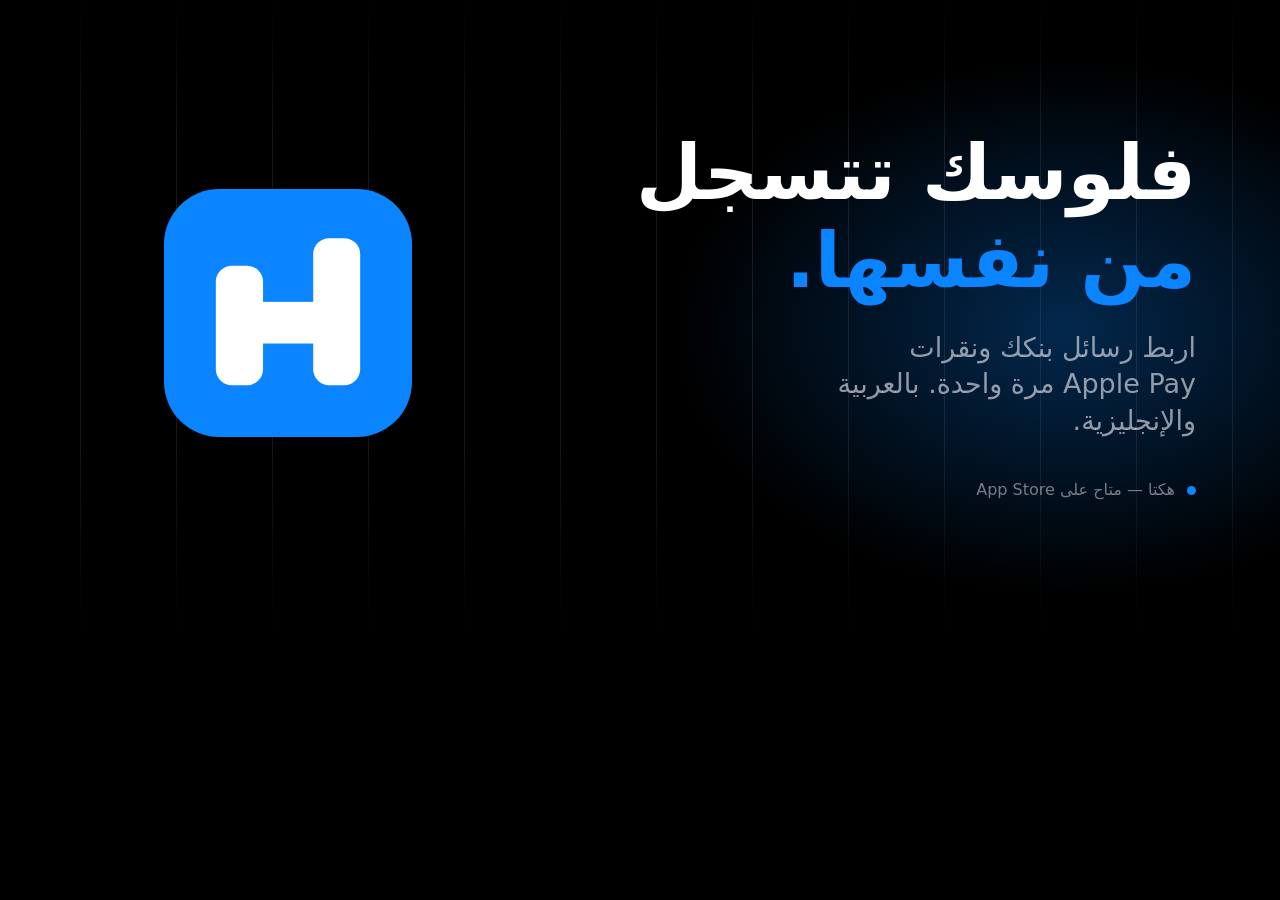
<file: og-ar.html>
<!DOCTYPE html>
<html lang="ar" dir="rtl">
<head>
<meta charset="utf-8">
<meta name="robots" content="noindex">
<title>Hekta — social card source</title>
<!--
  SOURCE for web/landing/og.png. Render it at exactly 1200x630:

    "/Applications/Google Chrome.app/Contents/MacOS/Google Chrome" \
      --headless=new --disable-gpu --hide-scrollbars --force-device-scale-factor=1 \
      --window-size=1200,630 --screenshot=web/landing/og.png \
      http://localhost:8899/og.html

  This file exists so the card can be re-derived. A committed PNG with no source
  rots the same way the old hand-made landing JPEGs did — see the header comment
  in scripts/landing-shots.sh, which is the same lesson written down once already.
  Nothing links here; it is not part of the site.
-->
<style>
  * { box-sizing: border-box; margin: 0; }
  html, body { width: 1200px; height: 630px; overflow: hidden; }
  body {
    background: #000;
    color: #fff;
    font-family: -apple-system, BlinkMacSystemFont, "SF Pro Text", "Helvetica Neue", system-ui, sans-serif;
    display: flex; flex-direction: column; justify-content: center;
    padding: 0 84px;
    position: relative;
  }
  .rules {
    position: absolute; inset: 0;
    background-image: repeating-linear-gradient(90deg, rgba(255,255,255,0.09) 0 1px, transparent 1px 96px);
    -webkit-mask-image: linear-gradient(180deg, transparent 0, #000 22%, #000 70%, transparent 100%);
    mask-image: linear-gradient(180deg, transparent 0, #000 22%, #000 70%, transparent 100%);
  }
  .glow {
    position: absolute; inset: 0;
    background: radial-gradient(46% 60% at 82% 52%, rgba(10,132,255,0.30) 0%, rgba(0,0,0,0) 70%);
  }
  .inner { position: relative; display: flex; align-items: center; gap: 64px; }
  .copy { flex: 1 1 auto; }
  .mark { flex: none; }
  h1 {
    font-size: 76px; font-weight: 700; letter-spacing: -0.035em; line-height: 1.02;
  }
  h1 em { font-style: normal; color: #0A84FF; }
  p {
    margin-top: 26px; font-size: 27px; line-height: 1.35;
    color: rgba(235,235,245,0.62); max-width: 22ch;
  }
  .tag {
    margin-top: 40px; display: inline-flex; align-items: center; gap: 12px;
    max-width: none; white-space: nowrap;
    font-size: 16px; letter-spacing: 0.2em; text-transform: uppercase;
    color: rgba(235,235,245,0.50);
  }
  .dot { width: 9px; height: 9px; border-radius: 50%; background: #0A84FF; }
  :lang(ar) h1, :lang(ar) p { letter-spacing: 0 !important; text-transform: none !important; }
  :lang(ar) h1 { line-height: 1.15; }
</style>
</head>
<body>
<div class="rules"></div>
<div class="glow"></div>
<div class="inner">
  <div class="copy">
    <h1>فلوسك تتسجل<br><em>من نفسها.</em></h1>
    <p>اربط رسائل بنكك ونقرات Apple&nbsp;Pay مرة واحدة. بالعربية والإنجليزية.</p>
    <p class="tag"><span class="dot"></span>هكتا — متاح على App Store</p>
  </div>
  <div class="mark">
    <svg width="248" height="248" viewBox="0 0 1024 1024" xmlns="http://www.w3.org/2000/svg">
      <rect width="1024" height="1024" rx="228" fill="#0A84FF"/>
      <g fill="#fff">
        <rect x="214" y="317" width="195" height="493" rx="66"/>
        <rect x="616" y="203" width="194" height="607" rx="66"/>
        <rect x="404" y="466" width="216" height="172"/>
      </g>
    </svg>
  </div>
</div>
</body>
</html>
</file>
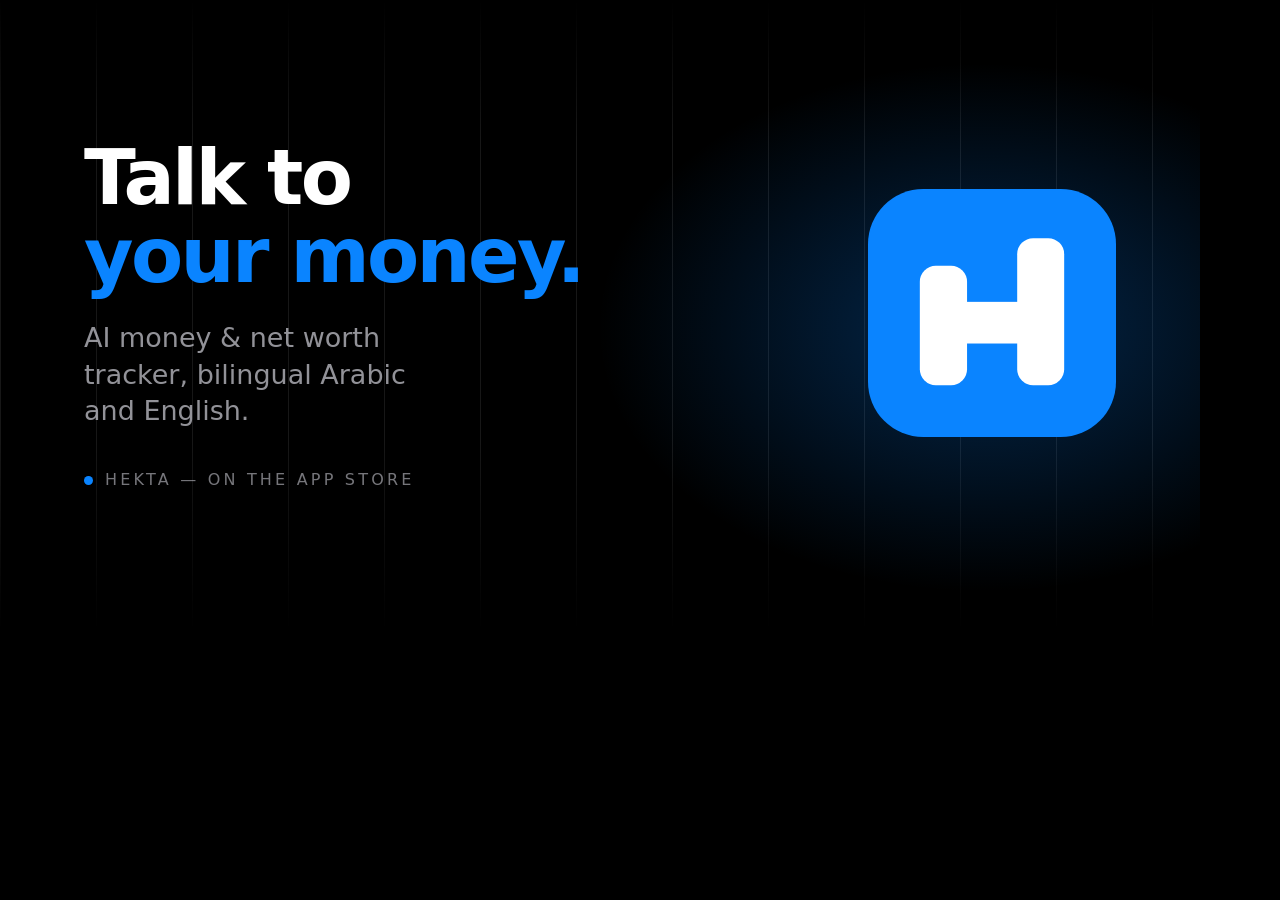
<file: og.html>
<!DOCTYPE html>
<html lang="en">
<head>
<meta charset="utf-8">
<meta name="robots" content="noindex">
<title>Hekta — social card source</title>
<!--
  SOURCE for web/landing/og.png. Render it at exactly 1200x630:

    "/Applications/Google Chrome.app/Contents/MacOS/Google Chrome" \
      --headless=new --disable-gpu --hide-scrollbars --force-device-scale-factor=1 \
      --window-size=1200,630 --screenshot=web/landing/og.png \
      http://localhost:8899/og.html

  This file exists so the card can be re-derived. A committed PNG with no source
  rots the same way the old hand-made landing JPEGs did — see the header comment
  in scripts/landing-shots.sh, which is the same lesson written down once already.
  Nothing links here; it is not part of the site.
-->
<style>
  * { box-sizing: border-box; margin: 0; }
  html, body { width: 1200px; height: 630px; overflow: hidden; }
  body {
    background: #000;
    color: #fff;
    font-family: -apple-system, BlinkMacSystemFont, "SF Pro Text", "Helvetica Neue", system-ui, sans-serif;
    display: flex; flex-direction: column; justify-content: center;
    padding: 0 84px;
    position: relative;
  }
  .rules {
    position: absolute; inset: 0;
    background-image: repeating-linear-gradient(90deg, rgba(255,255,255,0.09) 0 1px, transparent 1px 96px);
    -webkit-mask-image: linear-gradient(180deg, transparent 0, #000 22%, #000 70%, transparent 100%);
    mask-image: linear-gradient(180deg, transparent 0, #000 22%, #000 70%, transparent 100%);
  }
  .glow {
    position: absolute; inset: 0;
    background: radial-gradient(46% 60% at 82% 52%, rgba(10,132,255,0.30) 0%, rgba(0,0,0,0) 70%);
  }
  .inner { position: relative; display: flex; align-items: center; gap: 64px; }
  .copy { flex: 1 1 auto; }
  .mark { flex: none; }
  h1 {
    font-size: 76px; font-weight: 700; letter-spacing: -0.035em; line-height: 1.02;
  }
  h1 em { font-style: normal; color: #0A84FF; }
  p {
    margin-top: 26px; font-size: 27px; line-height: 1.35;
    color: rgba(235,235,245,0.62); max-width: 22ch;
  }
  .tag {
    margin-top: 40px; display: inline-flex; align-items: center; gap: 12px;
    max-width: none; white-space: nowrap;
    font-size: 16px; letter-spacing: 0.2em; text-transform: uppercase;
    color: rgba(235,235,245,0.50);
  }
  .dot { width: 9px; height: 9px; border-radius: 50%; background: #0A84FF; }
</style>
</head>
<body>
<div class="rules"></div>
<div class="glow"></div>
<div class="inner">
  <div class="copy">
    <h1>Talk to<br><em>your money.</em></h1>
    <p>AI money &amp; net worth tracker, bilingual Arabic and English.</p>
    <p class="tag"><span class="dot"></span>Hekta — on the App Store</p>
  </div>
  <div class="mark">
    <svg width="248" height="248" viewBox="0 0 1024 1024" xmlns="http://www.w3.org/2000/svg">
      <rect width="1024" height="1024" rx="228" fill="#0A84FF"/>
      <g fill="#fff">
        <rect x="214" y="317" width="195" height="493" rx="66"/>
        <rect x="616" y="203" width="194" height="607" rx="66"/>
        <rect x="404" y="466" width="216" height="172"/>
      </g>
    </svg>
  </div>
</div>
</body>
</html>
</file>
<file: styles.css>
/* Hekta — the rate board.
   One typeface (the system stack); the signage character comes from the board's
   cell geometry, not from a downloaded display face. Logical properties only, so
   the Arabic pass is a content job rather than a re-layout. */

:root {
  --ink:        #FFFFFF;
  /* Measured, not guessed. --ink-3 started at 0.38 and read 3.03:1 on #000 — sub-AA
     while carrying the section numbers, the ledger labels and the legal text, all of
     which mean something. 0.50 is the lowest alpha that clears 4.5:1 against all
     three grounds this page uses: #000, the lit stage (~#161D2A) and --plate. */
  --ink-2:      rgba(235,235,245,0.62);   /*  6.76:1 on #000 · 6.23:1 on the lit stage */
  --ink-3:      rgba(235,235,245,0.50);   /*  4.61:1 on #000 · 4.52:1 on the lit stage */
  --ground:     #000000;
  --plate:      #0B0C0E;                  /* the board's own metal */
  --plate-2:    #131519;                  /* a flap cell's upper half */
  --rule:       rgba(255,255,255,0.09);
  --rule-2:     rgba(255,255,255,0.16);
  --accent:     #0A84FF;                  /*  5.76:1 on #000 — AA as text on this page */
  --accent-fill:#0860C2;                  /*  white on it = 6.07:1 */
  --accent-dim: rgba(10,132,255,0.16);

  --s1: 4px; --s2: 8px; --s3: 12px; --s4: 16px; --s5: 24px;
  --s6: 32px; --s7: 48px; --s8: 64px; --s9: 96px; --s10: 144px;

  --ui: -apple-system, BlinkMacSystemFont, "SF Pro Text", "Helvetica Neue", system-ui, sans-serif;
  --measure: 58ch;
  --gutter: clamp(20px, 5vw, 72px);

  color-scheme: dark;
}

*, *::before, *::after { box-sizing: border-box; }
html { -webkit-text-size-adjust: 100%; scroll-behavior: smooth; }
@media (prefers-reduced-motion: reduce) { html { scroll-behavior: auto; } }

body {
  margin: 0;
  background: var(--ground);
  color: var(--ink);
  font-family: var(--ui);
  font-size: 17px;
  line-height: 1.55;
  overflow-x: hidden;
}

img, svg { max-inline-size: 100%; block-size: auto; }
:focus-visible { outline: 2px solid var(--accent); outline-offset: 3px; border-radius: 4px; }

/* ── the stage ─────────────────────────────────────────────────────────────
   A WebGL canvas paints the receding engraved plane and the light the phone
   spills on it. The gradient underneath is the whole fallback: no canvas, no
   JS, or reduce-motion, and the page still stands in a lit room. */
.stage {
  position: fixed;
  inset: 0;
  z-index: 0;
  background:
    radial-gradient(70% 55% at 70% 42%, rgba(16,22,33,0.85) 0%, rgba(0,0,0,0) 66%),
    radial-gradient(34% 28% at 72% 46%, rgba(10,132,255,0.13) 0%, rgba(0,0,0,0) 72%),
    var(--ground);
}
.stage__canvas { position: absolute; inset: 0; inline-size: 100%; block-size: 100%; display: block; }
.stage__rules {          /* the column rules, in CSS so they survive a dead canvas */
  position: absolute; inset: 0;
  background-image: repeating-linear-gradient(90deg,
    var(--rule) 0 1px, transparent 1px 96px);
  mask-image: linear-gradient(180deg, transparent 0, #000 18%, #000 66%, transparent 100%);
  -webkit-mask-image: linear-gradient(180deg, transparent 0, #000 18%, #000 66%, transparent 100%);
  opacity: 0.55;
}

/* ── page frame ───────────────────────────────────────────────────────────── */
.page { position: relative; z-index: 1; }
.wrap { inline-size: min(1240px, 100% - var(--gutter) * 2); margin-inline: auto; }

.skip {
  position: absolute; inset-block-start: -100px; inset-inline-start: var(--s4);
  z-index: 30; padding: var(--s3) var(--s4);
  background: var(--accent-fill); color: #fff; border-radius: var(--s2);
  text-decoration: none; font-weight: 600;
}
.skip:focus { inset-block-start: var(--s4); }

.masthead {
  display: flex; align-items: center; justify-content: space-between;
  gap: var(--s4); padding-block: var(--s5);
}
.wordmark {
  display: inline-flex; align-items: center; gap: 11px;
  font-size: 15px; font-weight: 700; letter-spacing: 0.34em;
  text-transform: uppercase; color: var(--ink);
}
.wordmark .mark { flex: none; border-radius: 6px; }
.masthead__meta {
  font-size: 12px; letter-spacing: 0.18em; text-transform: uppercase;
  color: var(--ink-2); font-variant-numeric: tabular-nums;
  display: flex; align-items: center; gap: var(--s2);
}
.masthead__meta { margin-inline-start: auto; }
.masthead__lang {
  font-size: 15px; color: var(--ink-2); text-decoration: none;
  padding: 10px 4px; min-block-size: 44px; display: inline-flex; align-items: center;
}
.masthead__lang:hover { color: var(--ink); text-decoration: underline; text-underline-offset: 3px; }
@media (max-width: 560px) { .masthead__meta { display: none; } .masthead__lang { margin-inline-start: auto; } }
.live-dot {
  inline-size: 7px; block-size: 7px; border-radius: 50%;
  background: var(--accent); box-shadow: 0 0 0 0 rgba(10,132,255,0.55);
  animation: pulse 2.4s ease-out infinite;
}
@keyframes pulse {
  70%  { box-shadow: 0 0 0 7px rgba(10,132,255,0); }
  100% { box-shadow: 0 0 0 0 rgba(10,132,255,0); }
}

/* ── hero ─────────────────────────────────────────────────────────────────── */
.eyebrow {
  margin: 0 0 var(--s5);
  font-size: 12px; letter-spacing: 0.2em; text-transform: uppercase;
  color: var(--accent); font-weight: 600;
}

/* The headline is a bank of flap cells. Each character sits in its own cell so
   the board's geometry — not a display font — carries the signage voice. */
.flap { margin: 0; font-size: clamp(34px, 5.4vw, 68px); font-weight: 700;
        letter-spacing: -0.02em; line-height: 1; }
.flap__line { display: flex; gap: 3px; flex-wrap: wrap; }
.flap__line + .flap__line { margin-block-start: 3px; }
.flap__cell {
  position: relative;
  display: inline-flex; align-items: center; justify-content: center;
  min-inline-size: 0.64em; padding-inline: 0.05em;
  block-size: 1.2em;
  background: linear-gradient(180deg, var(--plate-2) 0 49.6%, var(--plate) 50.4% 100%);
  border-radius: 3px;
  box-shadow: inset 0 0 0 1px var(--rule);
  font-variant-numeric: tabular-nums;
  overflow: hidden;
}
.flap__cell::after {          /* the hinge */
  content: ""; position: absolute; inset-inline: 0; inset-block-start: 50%;
  block-size: 1px; background: rgba(0,0,0,0.85);
}
.flap__cell--space { background: none; box-shadow: none; min-inline-size: 0.26em; }
.flap__cell--space::after { display: none; }
/* Punctuation gets no cell at all. A real board carries glyphs on its flaps and
   paints separators on the frame; boxing a period both reads as a gap in the word
   and — on the light Premium plate — hides the period against its own fill. */
.flap__cell--tight {
  min-inline-size: 0.3em;
  background: none;
  box-shadow: none;
}
.flap__cell--tight::after { display: none; }
.flap__cell--accent { color: var(--accent); }
.flap__glyph { position: relative; z-index: 1; display: block; }

.hero__lede {
  margin: var(--s5) 0 0;
  max-inline-size: var(--measure);
  font-size: clamp(17px, 1.4vw, 19px);
  color: var(--ink-2);
}
.hero__lede strong { color: var(--ink); font-weight: 600; }

/* ── store plates ─────────────────────────────────────────────────────────── */
.plates { display: flex; flex-wrap: wrap; gap: var(--s3); margin-block-start: var(--s6); }
/* Apple's own badge artwork, never redrawn: >= 40px high, a quarter of its height
   clear all round, once per page (App Store Marketing Guidelines). */
.badge { display: inline-block; padding: 12px; margin: -12px; }
.badge img { display: block; block-size: 53px; inline-size: auto; }

/* ── the device ───────────────────────────────────────────────────────────── */
.device-mount { perspective: 1800px; display: flex; justify-content: center; justify-self: end; }
@media (max-width: 960px) { .device-mount { justify-self: center; } }

/* The SCREEN carries the real aspect ratio (440 x 956 pt = 1320 x 2868 px), and the
   body is screen + bezel around it. Putting the ratio on the outer body instead — as
   the first version did — squeezes the screen by the bezel on both axes: it measured
   0.4426 against a real iPhone's 0.4603, so every screen inside rendered slightly too
   tall and narrow. Size from the glass out, never the other way round. */
.device {
  --tilt-x: 0deg; --tilt-y: 0deg;
  --bezel: clamp(6px, 0.62vw, 9px);
  --r-device: 52px;
  position: relative;
  inline-size: max-content;
  max-inline-size: 100%;
  transform-style: preserve-3d;
  transform: rotateX(var(--tilt-x)) rotateY(var(--tilt-y));
  transition: transform 140ms linear;
  border-radius: var(--r-device);
  padding: var(--bezel);
  /* Seen head-on — which is how this sits on the page — an iPhone is a black glass
     border with only a hairline of the metal band showing at the very edge. A wide
     metal gradient around the screen is the mockup tell, so the body is near-black
     and the band is three tight rings instead. */
  background: #07080a;
  box-shadow:
    0 0 0 1px rgba(255,255,255,0.10) inset,     /* glass edge catching the room */
    0 0 0 1.5px #6f7681,                        /* titanium band */
    0 0 0 3px #2a2d33,                          /* the band turning away */
    0 0 0 4px rgba(0,0,0,0.9),
    0 60px 120px -30px rgba(0,0,0,0.95),
    0 0 140px -30px rgba(190,215,255,0.40),
    0 0 90px -20px rgba(10,132,255,0.28);
}

.device__screen {
  position: relative;
  aspect-ratio: 1320 / 2868;
  block-size: min(70vh, 700px);
  inline-size: auto;
  /* concentric with the body: the glass radius is the body's less the bezel */
  border-radius: calc(var(--r-device) - var(--bezel));
  overflow: hidden;
  background: #F7F5F2;                        /* the app's light background, behind a loading capture */
  isolation: isolate;
}
/* Below the sticky width the phone is inline, so it is sized by WIDTH rather than
   by viewport height. This has to come after the base rule above — stated before it,
   at equal specificity, the base `block-size` simply won and the phone silently kept
   its desktop height. */
@media (max-width: 960px) {
  .device__screen { block-size: auto; inline-size: min(330px, 84vw); }
}
@media (max-width: 420px) { .device { --r-device: 44px; } }

/* The App Store captures, stacked; phone.js lights one per story block. */
.shot {
  position: absolute; inset: 0; inline-size: 100%; block-size: 100%;
  object-fit: cover; opacity: 0; transition: opacity 320ms ease;
}
.shot.is-on { opacity: 1; }
@media (prefers-reduced-motion: reduce) { .shot { transition: none; } }

/* the glass sheen rides above the UI but must never eat a tap */
.device__gloss {
  position: absolute; inset: 0; z-index: 8; pointer-events: none;
  border-radius: inherit;
  background: linear-gradient(126deg,
    rgba(255,255,255,0.30) 0%, rgba(255,255,255,0.06) 16%,
    rgba(255,255,255,0) 38%, rgba(255,255,255,0) 82%, rgba(255,255,255,0.10) 100%);
  opacity: 0.55;
}
.device__caption {
  margin-block-start: var(--s5);
  text-align: center;
  font-size: 12.5px; letter-spacing: 0.14em; text-transform: uppercase;
  color: var(--ink-3);
}

@media (prefers-reduced-motion: reduce) {
  .device { transition: none; }
  .live-dot { animation: none; }
}

/* ── the showcase: one grid, hero copy and the story blocks on the left, the
   phone sticky on the right for the whole run. Each block drives the phone to
   the screen it is talking about; tapping overrides until the next block. ─── */
.showcase {
  display: grid;
  grid-template-columns: minmax(0, 1fr) minmax(0, 440px);
  gap: 0 var(--s8);
  align-items: start;
}
/* Hero copy and story stack in column 1; the phone holds column 2 across both
   rows so it can stay pinned for the whole run. */
.hero-block {
  grid-column: 1; grid-row: 1;
  min-block-size: min(72vh, 700px);
  display: flex; flex-direction: column; justify-content: center;
  padding-block: var(--s5) var(--s7);
}
.showcase__story { grid-column: 1; grid-row: 2; }
.showcase__device {
  grid-column: 2; grid-row: 1 / 3;
  position: sticky; inset-block-start: max(24px, calc(50vh - 380px));
}

.story {
  padding-block: var(--s9);
  border-block-start: 1px solid var(--rule);
  max-inline-size: 46ch;
}
/* The section number is a flap cell, not a label — the board's own way of counting. */
.story__no {
  display: inline-flex; gap: 2px;
  font-size: 15px; font-weight: 700; letter-spacing: 0;
  font-variant-numeric: tabular-nums;
  color: var(--ink-2);
}
.story__eyebrow {
  margin: var(--s3) 0 var(--s5);
  font-size: 12px; letter-spacing: 0.2em; text-transform: uppercase;
  color: var(--accent); font-weight: 600;
}
.story h2 {
  margin: 0; font-size: clamp(28px, 3.4vw, 44px); font-weight: 700;
  letter-spacing: -0.03em; line-height: 1.06;
}
.story h2 em { font-style: normal; color: var(--accent); }
.story__lede { margin: var(--s4) 0 0; font-size: 18px; color: var(--ink-2); }

.entries { list-style: none; margin: var(--s6) 0 0; padding: 0; }
.entries li {
  display: grid; grid-template-columns: 8.5em 1fr; gap: var(--s4);
  padding-block: var(--s4);
  border-block-start: 1px solid var(--rule);
  align-items: baseline;
}
.entries dfn {
  font-style: normal; font-size: 12px; letter-spacing: 0.16em; text-transform: uppercase;
  color: var(--accent);
}
.entries p { margin: 0; color: var(--ink-2); font-size: 16px; }
.entries strong { color: var(--ink); font-weight: 600; }
.quote { color: var(--ink); }

.pin {
  margin-block-start: var(--s6); padding: var(--s4) var(--s5);
  background: var(--accent-dim);
  border-inline-start: 2px solid var(--accent);
  border-radius: 0 var(--s2) var(--s2) 0;
  font-size: 16px;
}

@media (max-width: 960px) {
  /* One column: the offer, then the phone, then the story. The phone stops being
     pinned here — a sticky device eats half a phone screen — so the page no longer
     drives it and the visitor uses the switcher instead (phone.js gates on the same width). */
  .showcase { grid-template-columns: 1fr; gap: var(--s6); }
  .hero-block  { grid-column: 1; grid-row: 1; min-block-size: 0; padding-block: var(--s5) 0; }
  .showcase__device { grid-column: 1; grid-row: 2; position: static; }
  .showcase__story  { grid-column: 1; grid-row: 3; }
  .story { padding-block: var(--s7); max-inline-size: none; }
  .entries li { grid-template-columns: 1fr; gap: var(--s1); }
}

/* ── plain sections below the showcase ────────────────────────────────────── */
.band { border-block-start: 1px solid var(--rule); padding-block: var(--s9); }
.band__head { max-inline-size: 46ch; }
.band h2 {
  margin: 0; font-size: clamp(28px, 3.2vw, 42px); font-weight: 700;
  letter-spacing: -0.03em; line-height: 1.08;
}
.band__lede { margin: var(--s4) 0 0; font-size: 18px; color: var(--ink-2); }
.kicker {
  margin: 0 0 var(--s5); font-size: 12px; letter-spacing: 0.2em;
  text-transform: uppercase; color: var(--accent); font-weight: 600;
}

/* privacy reads as board rows: a label column and a plain statement */
.ledger { margin: var(--s7) 0 0; padding: 0; list-style: none; }
.ledger li {
  display: grid; grid-template-columns: 11em 1fr; gap: var(--s5);
  padding-block: var(--s4);
  border-block-start: 1px solid var(--rule);
  align-items: baseline;
}
.ledger dfn {
  font-style: normal; font-size: 12px; letter-spacing: 0.16em;
  text-transform: uppercase; color: var(--ink-3);
}
.ledger p { margin: 0; color: var(--ink-2); font-size: 16.5px; }
.ledger strong { color: var(--ink); font-weight: 600; }
@media (max-width: 720px) { .ledger li { grid-template-columns: 1fr; gap: var(--s1); } }

/* ── pricing: the blue owns this whole region ─────────────────────────────── */
.tiers { display: grid; grid-template-columns: repeat(auto-fit, minmax(280px, 1fr)); gap: var(--s4); margin-block-start: var(--s7); }
.tier {
  padding: var(--s6);
  border-radius: var(--s4);
  background: var(--plate);
  box-shadow: inset 0 0 0 1px var(--rule);
}
.tier--paid {
  background: linear-gradient(180deg, #0A3D80 0%, #072E62 100%);
  box-shadow: inset 0 0 0 1px rgba(120,180,255,0.28);
}
.tier__name { margin: 0; font-size: 12px; letter-spacing: 0.2em; text-transform: uppercase; color: var(--ink-3); }
.tier--paid .tier__name { color: rgba(214,232,255,0.85); }
.tier__price {
  margin: var(--s3) 0 0; font-size: 30px; font-weight: 700; letter-spacing: -0.02em;
  font-variant-numeric: tabular-nums;
}
.tier__note { margin: var(--s2) 0 0; font-size: 15px; color: var(--ink-2); }
.tier--paid .tier__note { color: rgba(214,232,255,0.9); }
.tier ul { list-style: none; margin: var(--s5) 0 0; padding: 0; }
.tier li {
  padding-block: 9px; border-block-start: 1px solid var(--rule);
  font-size: 16px; color: var(--ink-2);
}
.tier--paid li { border-block-start-color: rgba(160,200,255,0.22); color: rgba(226,238,255,0.95); }
.fine { font-size: 14px; color: var(--ink-3); max-inline-size: 76ch; }
.tiers + .fine { margin-block-start: var(--s5); }

/* ── close ────────────────────────────────────────────────────────────────── */
.close-band { border-block-start: 1px solid var(--rule); padding-block: var(--s9) var(--s7); text-align: center; }
.close-band h2 {
  margin: 0 auto; max-inline-size: 18ch;
  font-size: clamp(30px, 4.6vw, 58px); font-weight: 700; letter-spacing: -0.03em; line-height: 1.05;
}
.close-band__link { margin: var(--s6) 0 0; font-size: 17px; }
.close-band__link a { color: var(--accent); text-decoration: none; }
.close-band__link a:hover { text-decoration: underline; text-underline-offset: 3px; }

.site-footer { border-block-start: 1px solid var(--rule); padding-block: var(--s6) var(--s8); }
.footer-links { list-style: none; display: flex; flex-wrap: wrap; gap: var(--s5); margin: 0 0 var(--s4); padding: 0; }
.footer-links a { color: var(--ink-2); text-decoration: none; font-size: 15px; }
.footer-links a:hover { color: var(--ink); text-decoration: underline; text-underline-offset: 3px; }

/* ── the rate board ────────────────────────────────────────────────────────
   The page's second act, and the only place the board carries data rather than
   atmosphere. Four columns on a plate, tabular throughout; the "Today" column is
   the one that flips. */
.board .band__head h2 em { font-style: normal; color: var(--accent); }

.rateboard {
  margin-block-start: var(--s7);
  background: var(--plate);
  border-radius: var(--s4);
  box-shadow: inset 0 0 0 1px var(--rule);
  overflow: hidden;
}
.rateboard__head,
.raterow {
  display: grid;
  grid-template-columns: minmax(0, 1.1fr) minmax(0, 1fr) minmax(0, 1fr) minmax(0, 1fr);
  gap: var(--s4);
  padding: var(--s4) var(--s5);
  align-items: baseline;
}
.rateboard__head {
  font-size: 11px; letter-spacing: 0.18em; text-transform: uppercase;
  color: var(--ink-3);
  border-block-end: 1px solid var(--rule-2);
}
.raterow { border-block-start: 1px solid var(--rule); }
.raterow:first-of-type { border-block-start: 0; }
.raterow > span {
  font-variant-numeric: tabular-nums;
  font-size: 17px;
}
.raterow__pair { color: var(--ink); font-weight: 600; letter-spacing: 0.02em; }
.raterow__then { color: var(--ink-2); }
.raterow__now  { color: var(--accent); display: inline-flex; gap: 2px; font-weight: 600; }
.raterow__rec  { color: var(--ink); font-weight: 600; }

/* the record column is what does NOT move — mark it as the held value */
.raterow__rec::before {
  content: ""; display: inline-block;
  inline-size: 6px; block-size: 6px; border-radius: 50%;
  background: var(--ink-3); margin-inline-end: 8px; vertical-align: 0.12em;
}

.rateboard__note { margin-block-start: var(--s4); }
.ledger--tight { margin-block-start: var(--s7); }

@media (max-width: 760px) {
  .rateboard__head { display: none; }
  .raterow {
    grid-template-columns: 1fr auto;
    gap: var(--s1) var(--s4);
    padding-inline: var(--s4);
  }
  .raterow__pair { grid-column: 1 / -1; font-size: 15px; color: var(--ink-2); }
  .raterow__then::before { content: "Rate that day "; color: var(--ink-3); font-size: 12px;
    letter-spacing: 0.14em; text-transform: uppercase; }
  .raterow__now::before  { content: "Today"; color: var(--ink-3); font-size: 12px;
    letter-spacing: 0.14em; text-transform: uppercase; margin-inline-end: 8px; }
  .raterow__rec::after   { content: " — your record"; color: var(--ink-3); font-size: 12px;
    letter-spacing: 0.14em; text-transform: uppercase; }
}

/* ── privacy reads as board columns ───────────────────────────────────────── */
.ledger li {
  position: relative;
  padding-inline-start: var(--s5);
}
.ledger li::before {
  content: ""; position: absolute;
  inset-inline-start: 0; inset-block: 0;
  inline-size: 1px; background: var(--rule);
}

/* ── pricing plates get the board's frame ─────────────────────────────────── */
.tier__price { display: flex; align-items: baseline; gap: 2px; flex-wrap: wrap; }
.tier__price .flap__cell {
  block-size: 1.14em;
  min-inline-size: 0.6em;
  font-size: 30px;
  border-radius: 3px;
}
.tier--paid .tier__price .flap__cell {
  background: linear-gradient(180deg, rgba(255,255,255,0.13) 0 49.6%, rgba(0,0,0,0.16) 50.4% 100%);
  box-shadow: inset 0 0 0 1px rgba(160,200,255,0.24);
}
.tier__period { font-size: 17px; font-weight: 400; margin-inline-start: 6px; }

/* ── the close is a full-width board line ─────────────────────────────────── */
.close-band .flap { margin-inline: auto; display: inline-block; }
.close-band .flap__line { justify-content: center; }

/* ── the screen switcher under the device ─────────────────────────────────
   Hidden at the widths where the page drives the phone; the only driver below
   that, where the device is inline and scrolls away with the hero. */
.switcher {
  display: none;
  justify-content: center; flex-wrap: wrap; gap: var(--s2);
  margin-block-start: var(--s5);
}
@media (max-width: 960px) { .switcher { display: flex; } }

.switcher__btn {
  font: inherit; font-size: 14px; font-weight: 500;
  padding: 10px 16px; min-block-size: 44px;
  border: 0; border-radius: var(--s2);
  background: var(--plate);
  box-shadow: inset 0 0 0 1px var(--rule-2);
  color: var(--ink-2);
  cursor: pointer;
}
.switcher__btn[aria-selected="true"] {
  background: var(--accent-fill);
  box-shadow: none;
  color: #fff;
}

/* ── Arabic (/ar/) ─────────────────────────────────────────────────────────
   Tracking and uppercase are Latin signage devices: letter-spacing tears Arabic
   letters apart and there is no case. The headline's cells hold words, not letters
   (board.js), so they need room for Arabic's taller ascenders and descenders. */
:lang(ar) { letter-spacing: 0 !important; text-transform: none !important; }
.flap:lang(ar) { line-height: 1.2; }
.flap:lang(ar) .flap__cell { block-size: 1.45em; padding-inline: 0.18em; }
:lang(ar) .story__eyebrow, :lang(ar) .entries dfn, :lang(ar) .kicker,
:lang(ar) .eyebrow, :lang(ar) .masthead__meta { font-size: 14px; }
/* Figures read left to right in both locales: a flex row of digit cells would
   otherwise lay "01" out as "10" under dir="rtl". */
[data-flap] { direction: ltr; }
</file>
